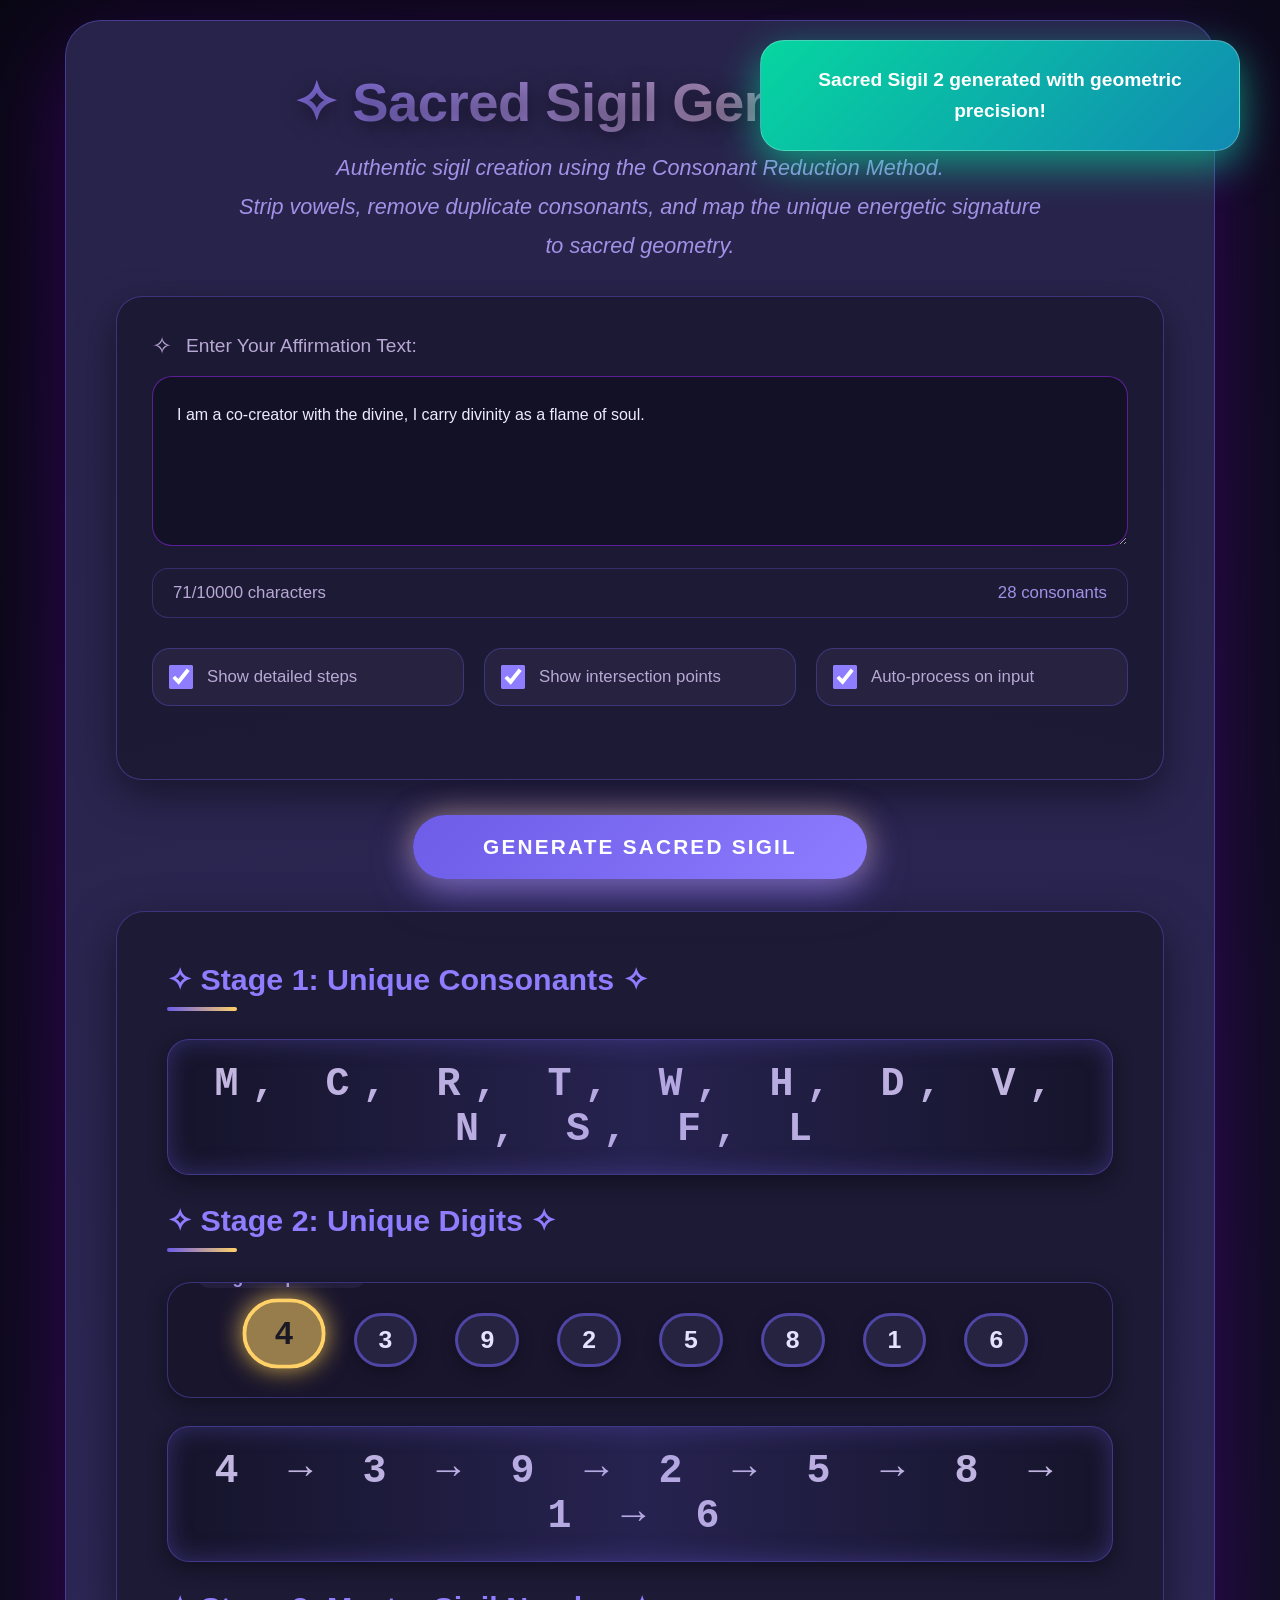
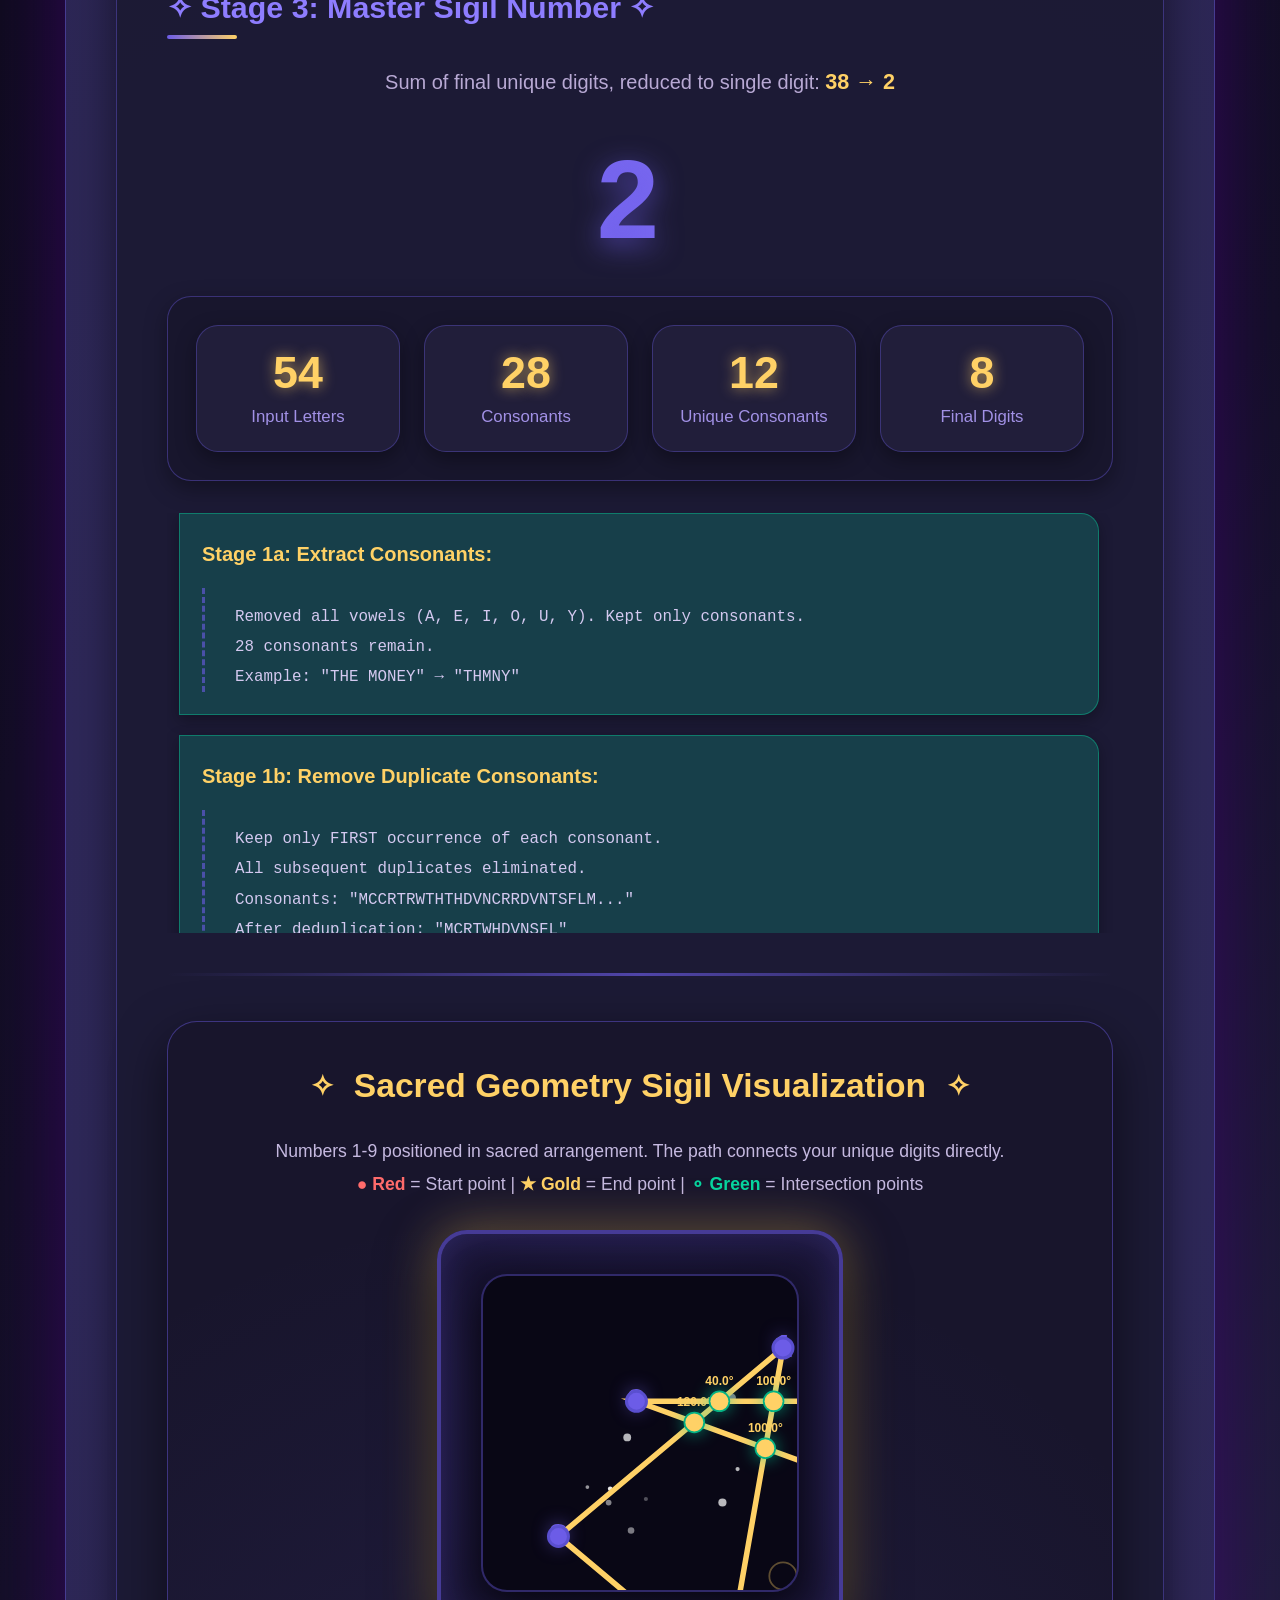
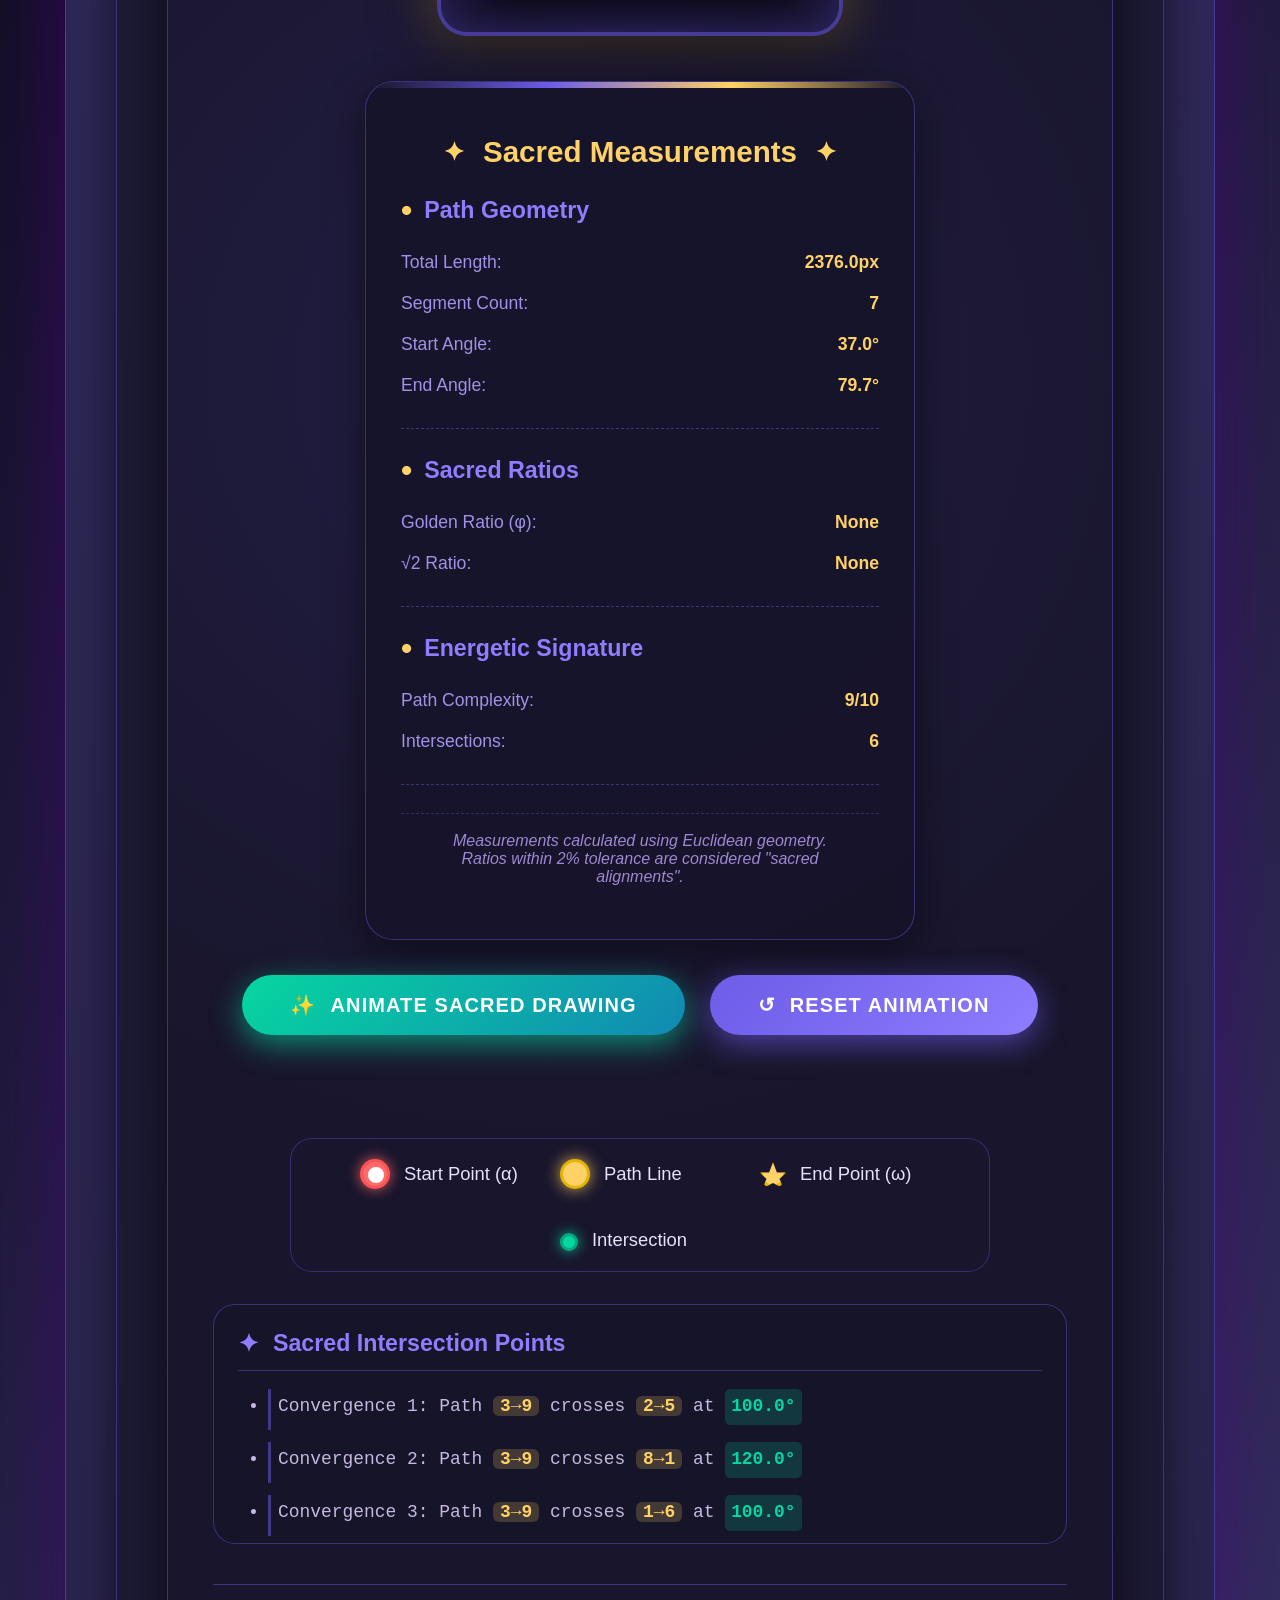
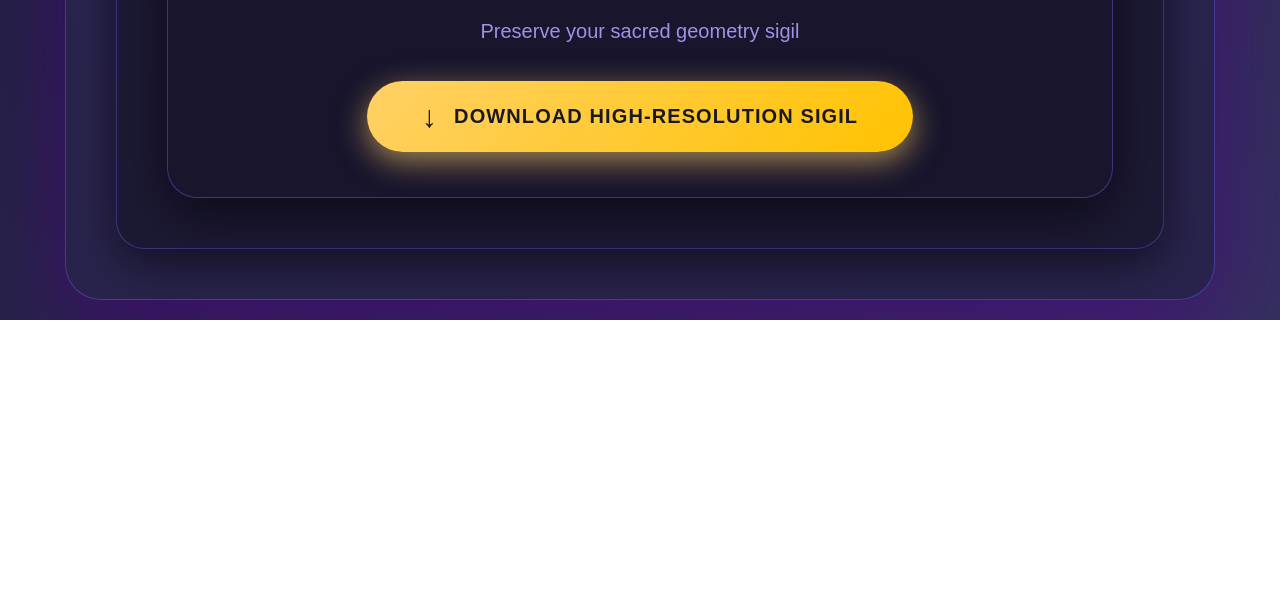
<file: public/index.html>
<!doctype html>
<html lang="en">
  <head>
    <meta charset="UTF-8" />
    <meta name="viewport" content="width=device-width, initial-scale=1.0" />
    <title>Sacred Sigil Generator • Consonant Reduction</title>
    <link rel="stylesheet" href="sigil-num-reducer.css" />
  </head>
  <body>
    <div class="container">
      <div class="content">
        <h1>✧ Sacred Sigil Generator ✧</h1>
        <p class="subtitle">
          Authentic sigil creation using the Consonant Reduction Method.<br />
          Strip vowels, remove duplicate consonants, and map the unique
          energetic signature to sacred geometry.
        </p>

        <div class="input-section">
          <label for="affirmation">Enter Your Affirmation Text:</label>
          <textarea
            id="affirmation"
            placeholder="Type or paste your affirmation here..."
            maxlength="10000"
          >
I am a co-creator with the divine, I carry divinity as a flame of soul.</textarea
          >

          <div class="input-stats">
            <span class="char-count" id="charCount">0/10000 characters</span>
            <span id="consonantCount">0 consonants</span>
          </div>

          <div class="error-message" id="inputError">
            Please enter text containing at least one consonant.
          </div>

          <div class="options">
            <div class="option-group">
              <label>
                <input type="checkbox" id="showSteps" checked />
                Show detailed steps
              </label>
            </div>
            <div class="option-group">
              <label>
                <input type="checkbox" id="showIntersections" checked />
                Show intersection points
              </label>
            </div>
            <div class="option-group">
              <label>
                <input type="checkbox" id="autoProcess" checked />
                Auto-process on input
              </label>
            </div>
          </div>
        </div>

        <div class="btn-container">
          <button id="generate">
            <span id="buttonText">Generate Sacred Sigil</span>
          </button>
        </div>

        <div class="result-section">
          <div class="result-title" id="stage1Title">
            ✧ Stage 1: Unique Consonants ✧
          </div>
          <div class="positions-sequence" id="positionsSequence">-</div>

          <div class="result-title" id="stage2Title">
            ✧ Stage 2: Unique Digits ✧
          </div>
          <div class="sequence-container" id="sequenceContainer">
            <!-- Sequence labels will be inserted here -->
          </div>
          <div class="digits-sequence" id="digitsSequence">-</div>

          <div class="result-title" id="stage3Title">
            ✧ Stage 3: Master Sigil Number ✧
          </div>
          <div class="master-label">
            Sum of final unique digits, reduced to single digit:
            <span id="sumDisplay">-</span>
          </div>
          <div id="result">-</div>

          <div class="stats">
            <div class="stat-card">
              <span class="stat-value" id="letterCount">0</span>
              <div class="stat-label">Input Letters</div>
            </div>
            <div class="stat-card">
              <span class="stat-value" id="processedCount">0</span>
              <div class="stat-label" id="processedLabel">Consonants</div>
            </div>
            <div class="stat-card">
              <span class="stat-value" id="uniqueCount">0</span>
              <div class="stat-label">Unique Consonants</div>
            </div>
            <div class="stat-card">
              <span class="stat-value" id="finalDigits">0</span>
              <div class="stat-label">Final Digits</div>
            </div>
          </div>

          <div class="steps-container" id="stepsContainer"></div>

          <div class="section-divider"></div>

          <div class="visualization-container">
            <div class="visualization-title">
              Sacred Geometry Sigil Visualization
            </div>
            <p class="visualization-description">
              Numbers 1-9 positioned in sacred arrangement. The path connects
              your unique digits directly.<br />
              <span class="legend-start-inline">● Red</span>
              = Start point |
              <span class="legend-end-inline">★ Gold</span>
              = End point |
              <span class="legend-intersection-inline">⚬ Green</span>
              = Intersection points
            </p>

            <div class="sigil-main-container">
              <div class="sigil-canvas-container">
                <canvas id="sigilCanvas" width="600" height="600"></canvas>
                <div class="canvas-overlay" id="canvasOverlay">
                  <div class="overlay-text">Drawing Sacred Path...</div>
                </div>
              </div>

              <div class="measurements-container" id="measurementsContainer">
                <div class="measurements-title">Sacred Measurements</div>

                <div class="measurement-category">
                  <div class="category-title">Path Geometry</div>
                  <div class="measurement-item">
                    <span class="measurement-label">Total Length:</span>
                    <span class="measurement-value" id="pathLength">-</span>
                  </div>
                  <div class="measurement-item">
                    <span class="measurement-label">Segment Count:</span>
                    <span class="measurement-value" id="segmentCount">-</span>
                  </div>
                  <div class="measurement-item">
                    <span class="measurement-label">Start Angle:</span>
                    <span class="measurement-value" id="startAngle">-</span>
                  </div>
                  <div class="measurement-item">
                    <span class="measurement-label">End Angle:</span>
                    <span class="measurement-value" id="endAngle">-</span>
                  </div>
                </div>

                <div class="measurement-category">
                  <div class="category-title">Sacred Ratios</div>
                  <div class="measurement-item">
                    <span class="measurement-label">Golden Ratio (φ):</span>
                    <span class="measurement-value" id="goldenRatio">-</span>
                  </div>
                  <div class="measurement-item">
                    <span class="measurement-label">√2 Ratio:</span>
                    <span class="measurement-value" id="sqrt2Ratio">-</span>
                  </div>
                </div>

                <div class="measurement-category">
                  <div class="category-title">Energetic Signature</div>
                  <div class="measurement-item">
                    <span class="measurement-label">Path Complexity:</span>
                    <span class="measurement-value" id="complexity">-</span>
                  </div>
                  <div class="measurement-item">
                    <span class="measurement-label">Intersections:</span>
                    <span class="measurement-value" id="intersectionCount"
                      >-</span
                    >
                  </div>
                </div>

                <div class="sacred-geometry-note">
                  Measurements calculated using Euclidean geometry.<br />
                  Ratios within 2% tolerance are considered "sacred alignments".
                </div>
              </div>
            </div>

            <div class="animate-btn-container">
              <button class="animate-btn" id="animateBtn">
                <span>✨</span> Animate Sacred Drawing
              </button>
              <button class="animate-btn reset" id="resetBtn">
                <span>↺</span> Reset Animation
              </button>
            </div>

            <div class="animation-status" id="animationStatus">
              Sigil path drawing in sacred geometry progression...
            </div>

            <div class="legend">
              <div class="legend-item">
                <span class="legend-color legend-start"></span>
                <span>Start Point (α)</span>
              </div>
              <div class="legend-item">
                <span class="legend-color legend-path"></span>
                <span>Path Line</span>
              </div>
              <div class="legend-item">
                <span class="legend-color legend-end"></span>
                <span>End Point (ω)</span>
              </div>
              <div class="legend-item">
                <span class="legend-color legend-intersection"></span>
                <span>Intersection</span>
              </div>
            </div>

            <div class="intersection-points" id="intersectionPoints">
              <div class="intersection-title">Sacred Intersection Points</div>
              <ul class="intersection-list" id="intersectionList">
                <li>Animation will reveal energetic convergence points</li>
              </ul>
            </div>

            <div class="download-section">
              <div class="download-preserve-text">
                Preserve your sacred geometry sigil
              </div>
              <button class="download-btn" id="downloadBtn">
                <span class="download-icon">↓</span> Download High-Resolution
                Sigil
              </button>
            </div>
          </div>
        </div>
      </div>
    </div>

    <div class="notification" id="notification"></div>
    <script src="sigil-num-reducer.js"></script>
  </body>
</html>
</file>
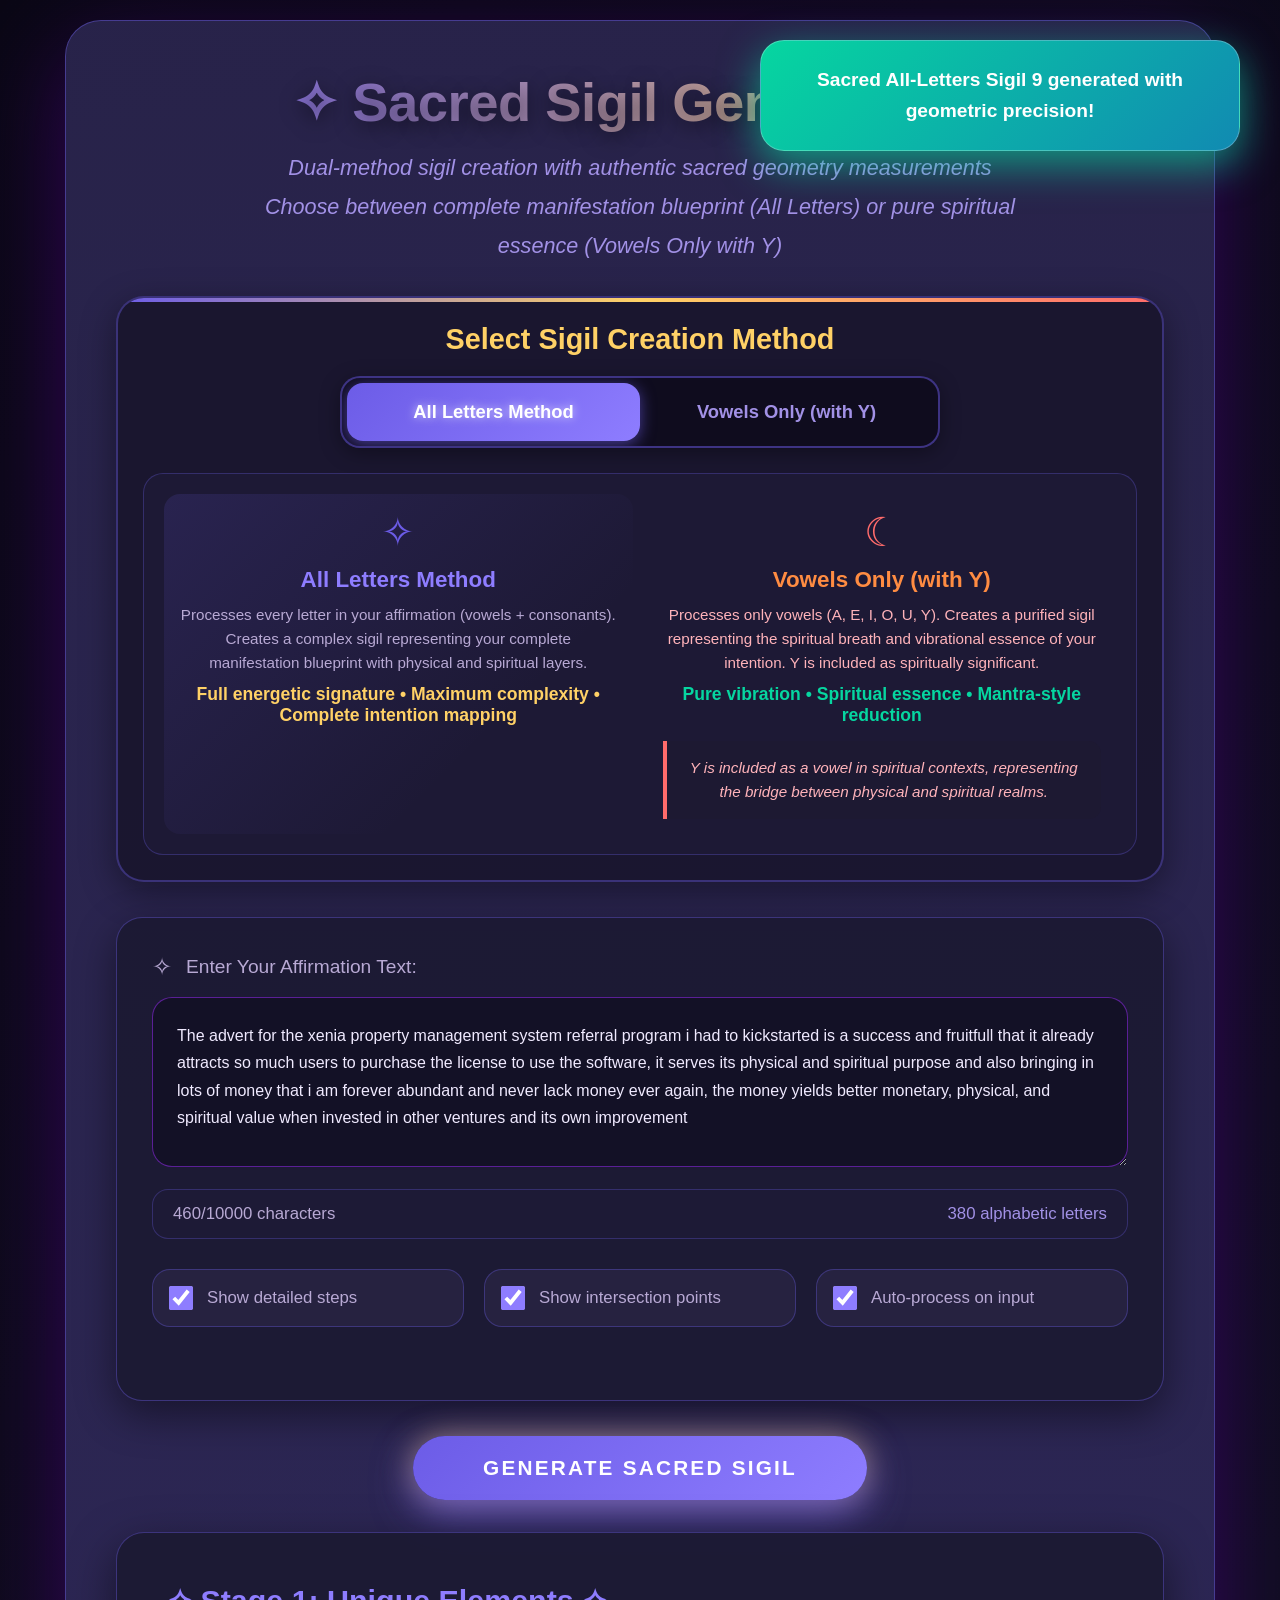
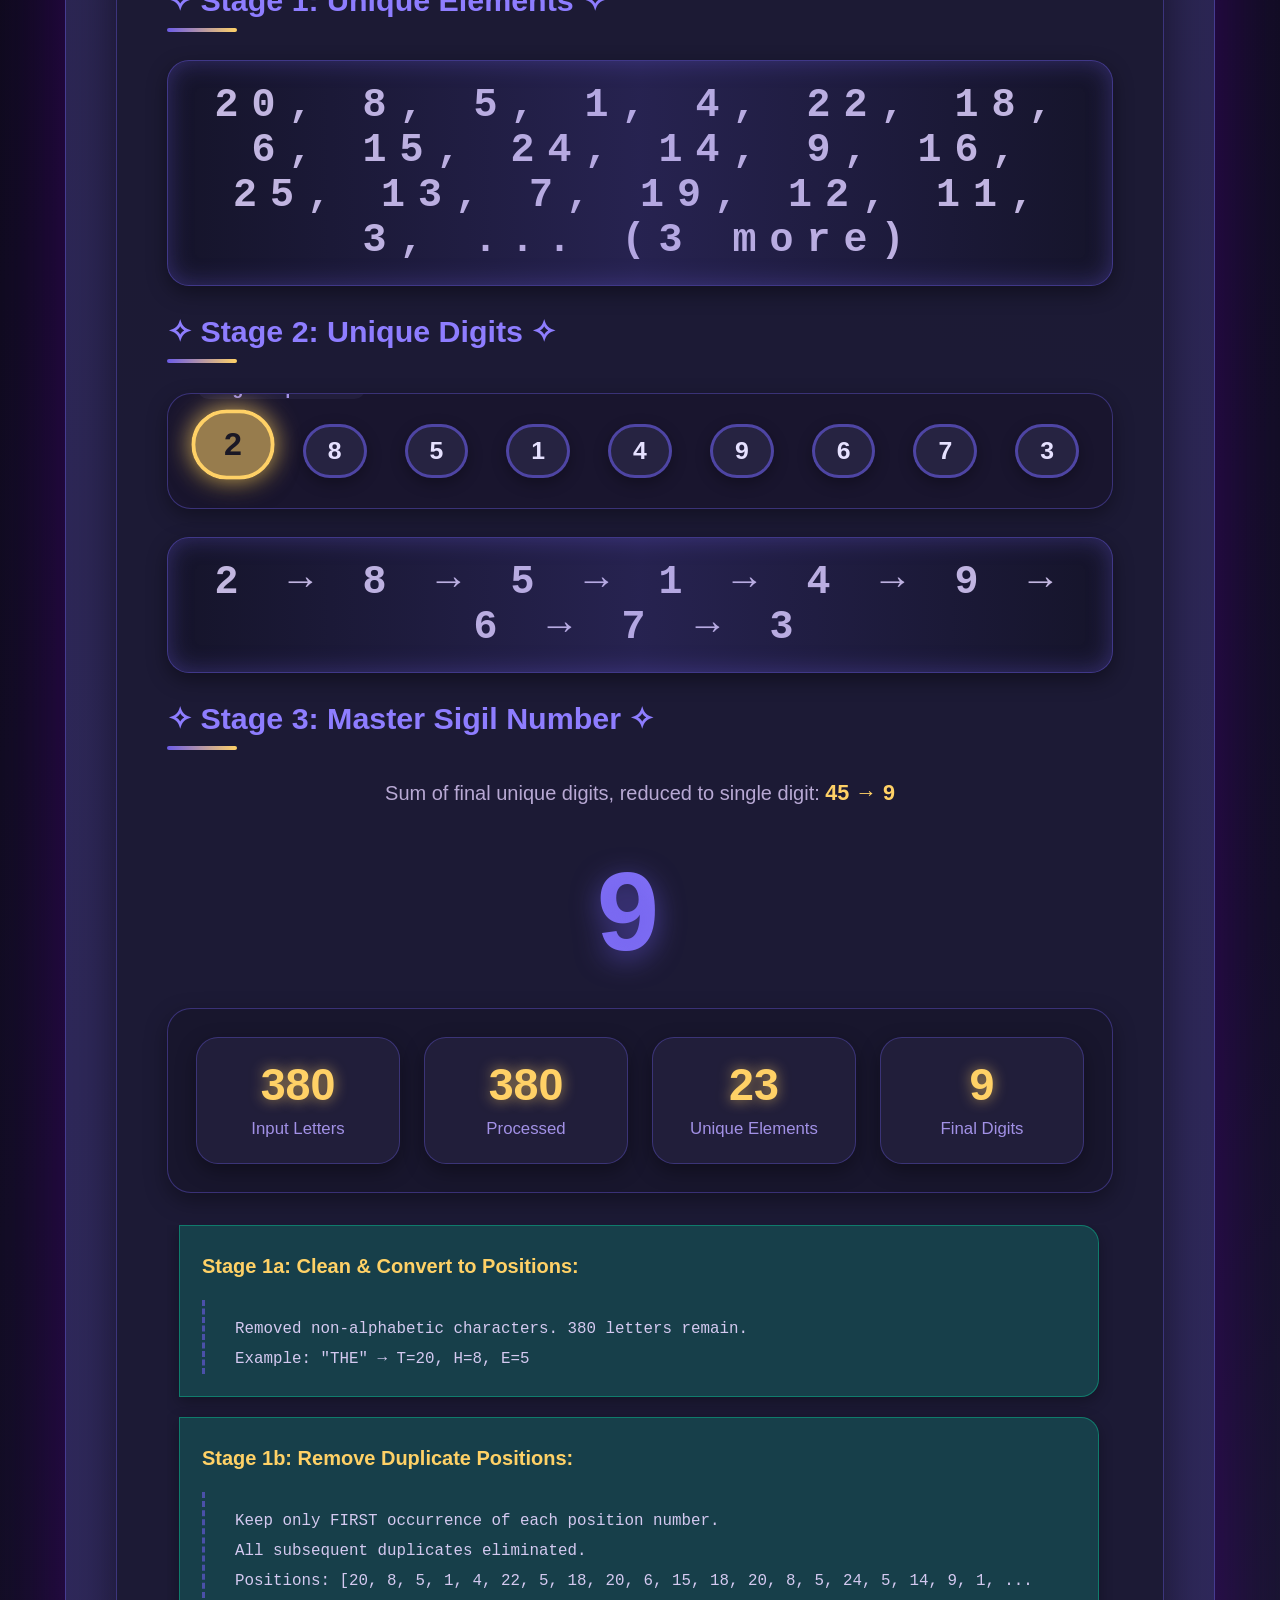
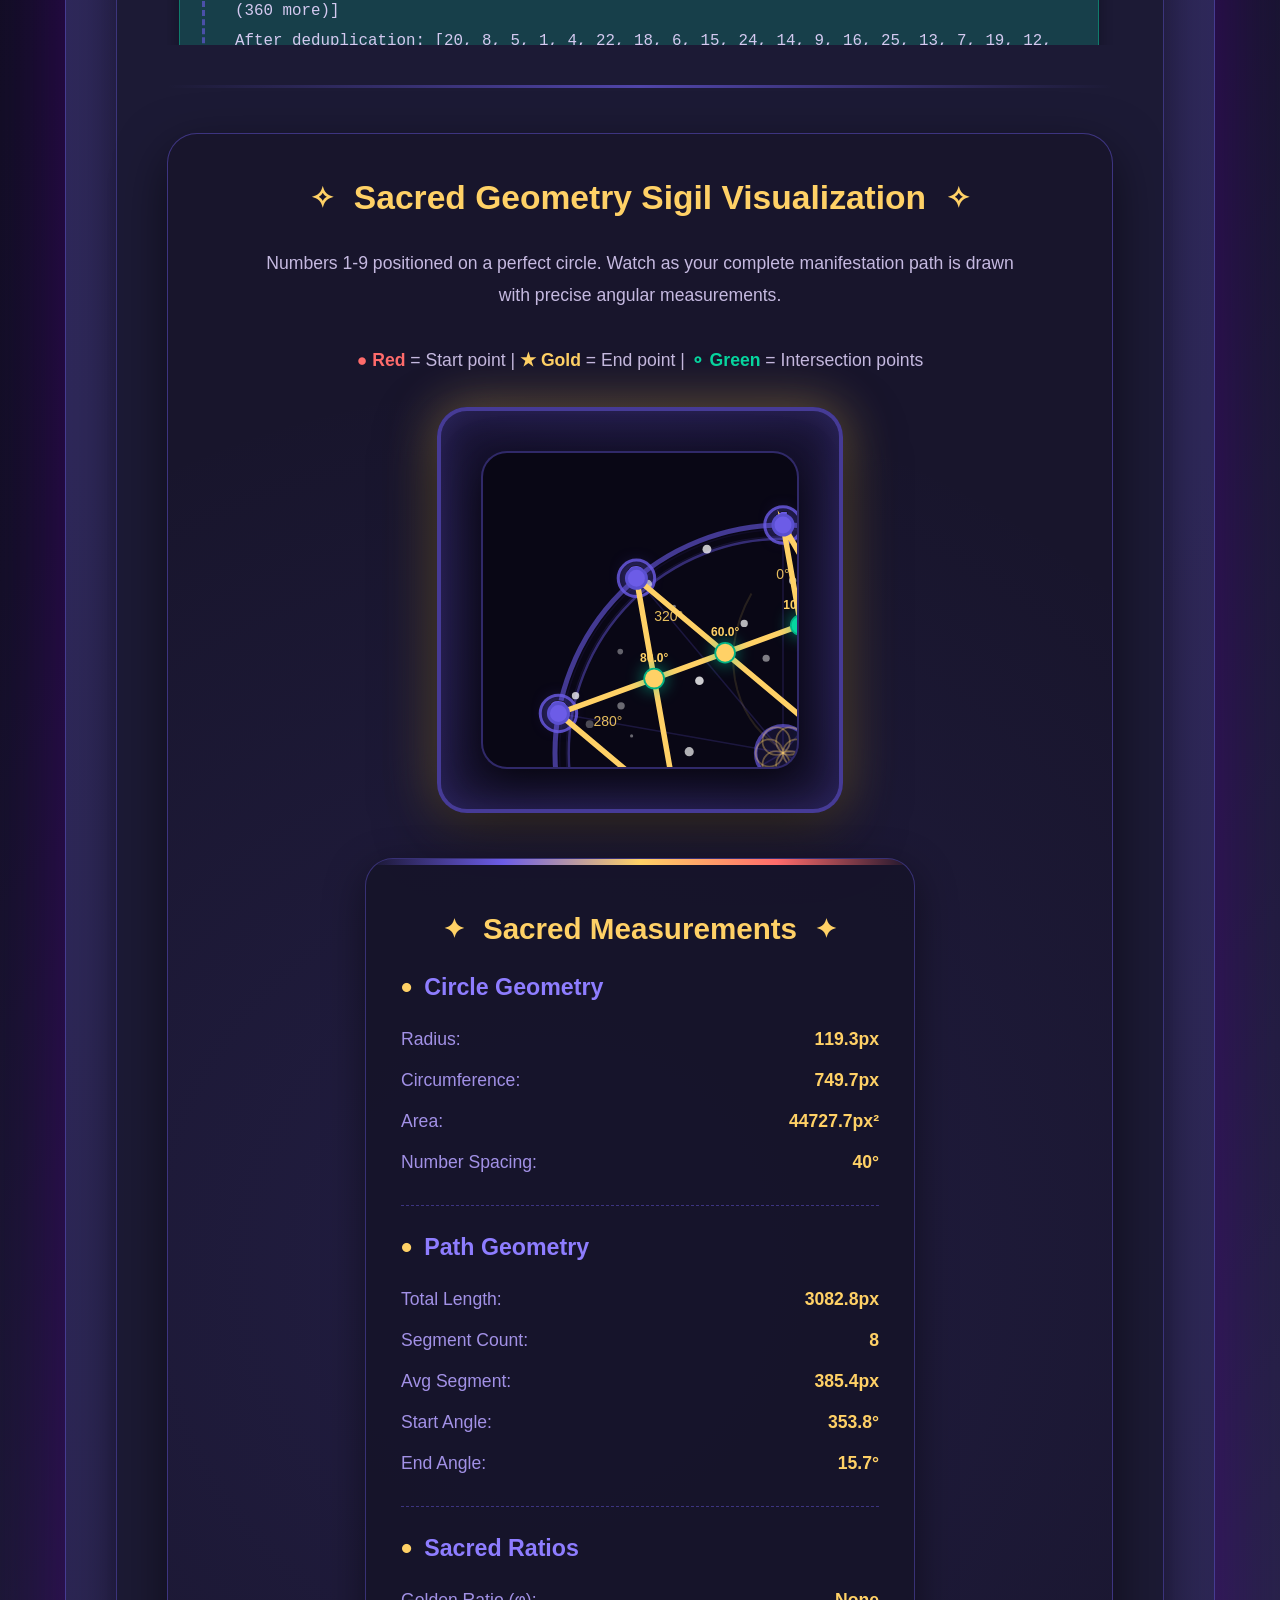
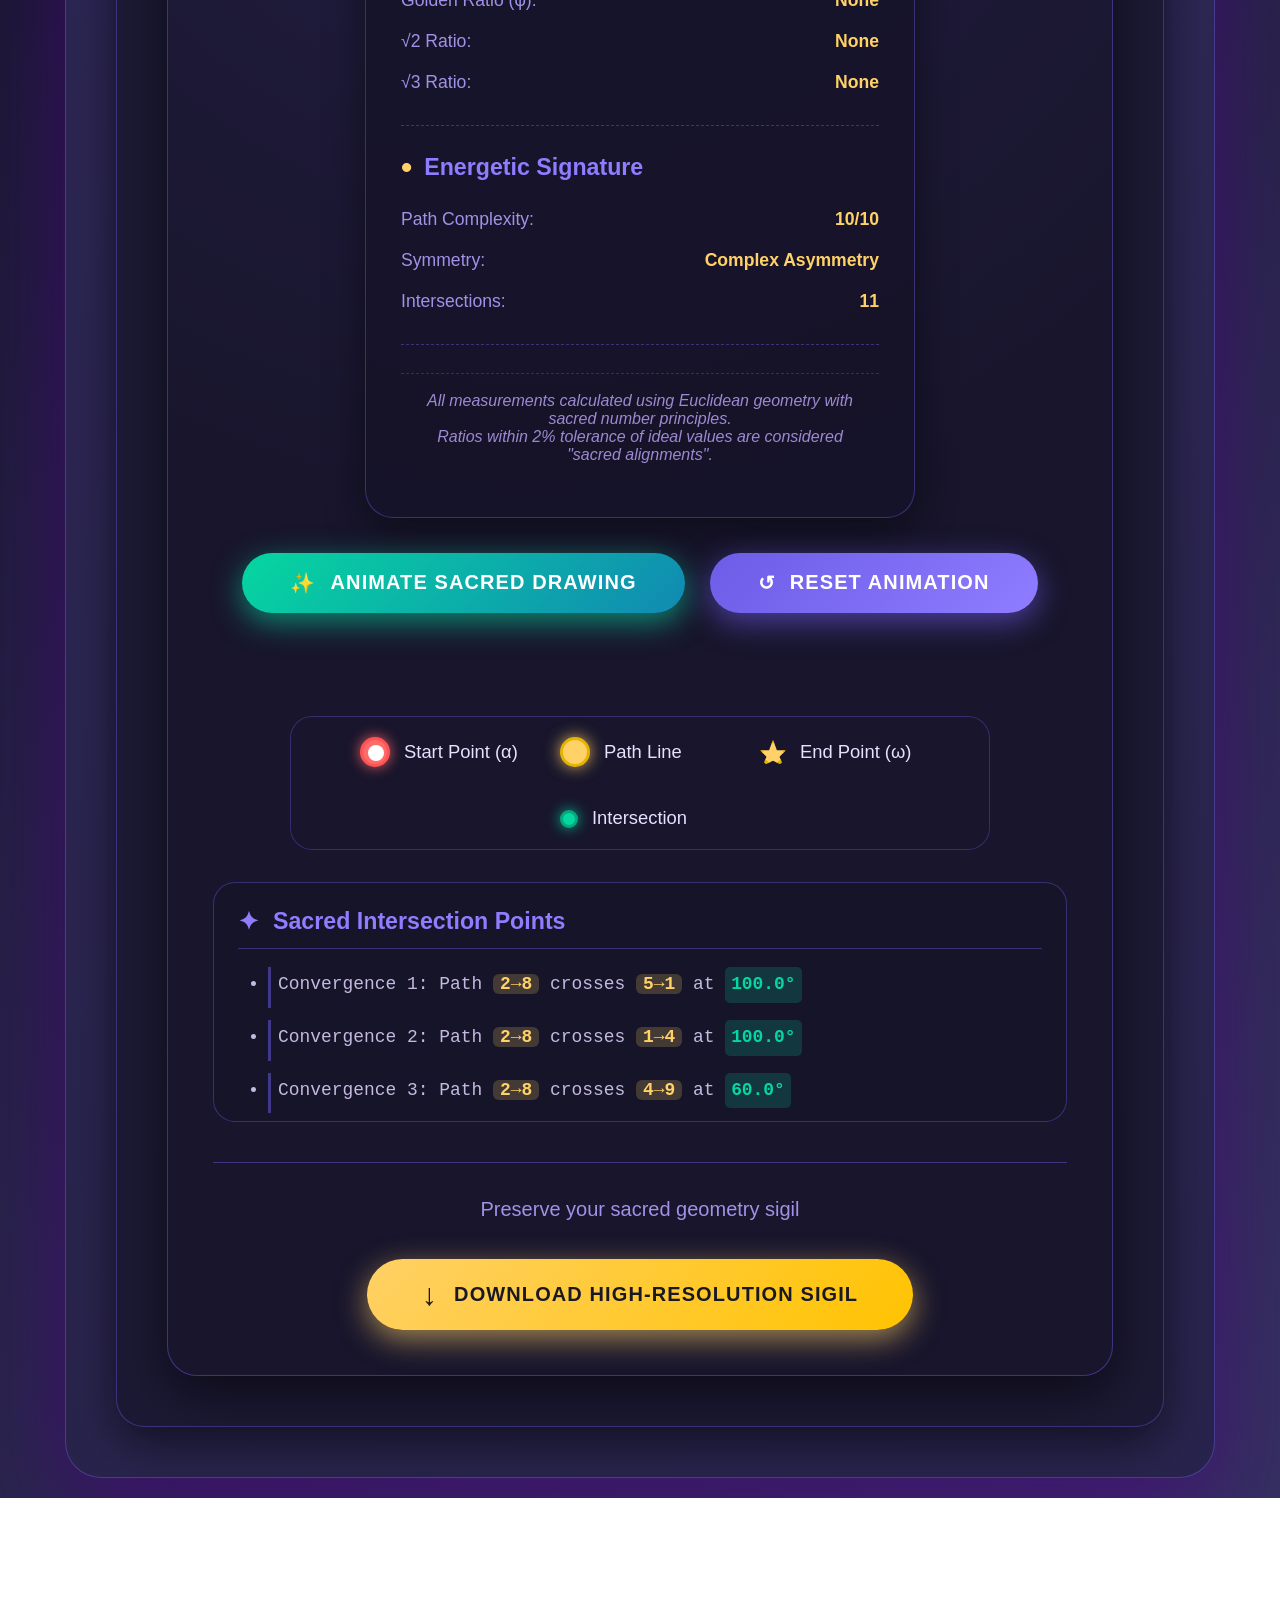
<file: sigil-num-reducer.html>
<!doctype html>
<html lang="en">
  <head>
    <meta charset="UTF-8" />
    <meta name="viewport" content="width=device-width, initial-scale=1.0" />
    <title>Sacred Sigil Generator • All-Letters vs Vowel-Only (with Y)</title>
    <link rel="stylesheet" href="/sigil-num-reducer.css" />
  </head>
  <body>
    <div class="container">
      <div class="content">
        <h1>✧ Sacred Sigil Generator ✧</h1>
        <p class="subtitle">
          Dual-method sigil creation with authentic sacred geometry
          measurements<br />Choose between complete manifestation blueprint (All
          Letters) or pure spiritual essence (Vowels Only with Y)
        </p>

        <div class="method-selector-container">
          <div class="method-title">Select Sigil Creation Method</div>

          <div class="method-switch">
            <div class="method-option active" id="allLettersOption">
              All Letters Method
            </div>
            <div class="method-option" id="vowelOnlyOption">
              Vowels Only (with Y)
            </div>
            <div class="switch-slider"></div>
          </div>

          <div class="method-description">
            <div class="method-desc-item all-letters active">
              <span class="method-icon">✧</span>
              <span class="method-name">All Letters Method</span>
              <span class="method-desc"
                >Processes every letter in your affirmation (vowels +
                consonants). Creates a complex sigil representing your complete
                manifestation blueprint with physical and spiritual
                layers.</span
              >
              <span class="method-highlight"
                >Full energetic signature • Maximum complexity • Complete
                intention mapping</span
              >
            </div>
            <div class="method-desc-item vowel-only">
              <span class="method-icon">☾</span>
              <span class="method-name">Vowels Only (with Y)</span>
              <span class="method-desc"
                >Processes only vowels (A, E, I, O, U, Y). Creates a purified
                sigil representing the spiritual breath and vibrational essence
                of your intention. Y is included as spiritually
                significant.</span
              >
              <span class="method-highlight"
                >Pure vibration • Spiritual essence • Mantra-style
                reduction</span
              >
              <div class="spiritual-note">
                Y is included as a vowel in spiritual contexts, representing the
                bridge between physical and spiritual realms.
              </div>
            </div>
          </div>
        </div>

        <div class="input-section">
          <label for="affirmation">Enter Your Affirmation Text:</label>
          <textarea
            id="affirmation"
            placeholder="Type or paste your affirmation here..."
            maxlength="10000"
          >
The advert for the xenia property management system referral program i had to kickstarted is a success and fruitfull that it already attracts so much users to purchase the license to use the software, it serves its physical and spiritual purpose and also bringing in lots of money that i am forever abundant and never lack money ever again, the money yields better monetary, physical, and spiritual value when invested in other ventures and its own improvement</textarea
          >

          <div class="input-stats">
            <span class="char-count" id="charCount">0/10000 characters</span>
            <span id="alphaCount">0 alphabetic letters</span>
            <span id="vowelCount" style="display: none">0 vowels (with Y)</span>
          </div>

          <div class="error-message" id="inputError">
            Please enter text containing at least one letter (A-Z).
          </div>

          <div class="options">
            <div class="option-group">
              <label>
                <input type="checkbox" id="showSteps" checked />
                Show detailed steps
              </label>
            </div>
            <div class="option-group">
              <label>
                <input type="checkbox" id="showIntersections" checked />
                Show intersection points
              </label>
            </div>
            <div class="option-group">
              <label>
                <input type="checkbox" id="autoProcess" checked />
                Auto-process on input
              </label>
            </div>
          </div>
        </div>

        <div class="btn-container">
          <button id="generate">
            <span id="buttonText">Generate Sacred Sigil</span>
          </button>
        </div>

        <div class="result-section">
          <div class="result-title" id="stage1Title">
            ✧ Stage 1: Unique Elements ✧
          </div>
          <div class="positions-sequence" id="positionsSequence">-</div>

          <div class="result-title" id="stage2Title">
            ✧ Stage 2: Unique Digits ✧
          </div>
          <div class="sequence-container" id="sequenceContainer">
            <!-- Sequence labels will be inserted here -->
          </div>
          <div class="digits-sequence" id="digitsSequence">-</div>

          <div class="result-title" id="stage3Title">
            ✧ Stage 3: Master Sigil Number ✧
          </div>
          <div class="master-label">
            Sum of final unique digits, reduced to single digit:
            <span id="sumDisplay">-</span>
          </div>
          <div id="result">-</div>

          <div class="stats">
            <div class="stat-card">
              <span class="stat-value" id="letterCount">0</span>
              <div class="stat-label">Input Letters</div>
            </div>
            <div class="stat-card">
              <span class="stat-value" id="processedCount">0</span>
              <div class="stat-label" id="processedLabel">Processed</div>
            </div>
            <div class="stat-card">
              <span class="stat-value" id="uniqueCount">0</span>
              <div class="stat-label">Unique Elements</div>
            </div>
            <div class="stat-card">
              <span class="stat-value" id="finalDigits">0</span>
              <div class="stat-label">Final Digits</div>
            </div>
          </div>

          <div class="steps-container" id="stepsContainer"></div>

          <div class="section-divider"></div>

          <div class="visualization-container">
            <div class="visualization-title">
              Sacred Geometry Sigil Visualization
            </div>
            <p class="visualization-description">
              <span class="all-letters-method"
                >Numbers 1-9 positioned on a perfect circle. Watch as your
                complete manifestation path is drawn with precise angular
                measurements.</span
              >
              <span class="vowel-only-method" style="display: none"
                >Numbers 1-9 positioned on a perfect circle. Watch as your
                spiritual essence path is drawn with precise vibrational
                measurements.</span
              ><br />
              <span class="legend-start-inline">● Red</span>
              = Start point |
              <span class="legend-end-inline">★ Gold</span>
              = End point |
              <span class="legend-intersection-inline">⚬ Green</span>
              = Intersection points
            </p>

            <div class="sigil-main-container">
              <div class="sigil-canvas-container">
                <canvas id="sigilCanvas" width="600" height="600"></canvas>
                <div class="canvas-overlay" id="canvasOverlay">
                  <div class="overlay-text">Drawing Sacred Path...</div>
                </div>
              </div>

              <div class="measurements-container" id="measurementsContainer">
                <div class="measurements-title">Sacred Measurements</div>

                <div class="measurement-category">
                  <div class="category-title">Circle Geometry</div>
                  <div class="measurement-item">
                    <span class="measurement-label">Radius:</span>
                    <span class="measurement-value" id="circleRadius">-</span>
                  </div>
                  <div class="measurement-item">
                    <span class="measurement-label">Circumference:</span>
                    <span class="measurement-value" id="circleCircumference"
                      >-</span
                    >
                  </div>
                  <div class="measurement-item">
                    <span class="measurement-label">Area:</span>
                    <span class="measurement-value" id="circleArea">-</span>
                  </div>
                  <div class="measurement-item">
                    <span class="measurement-label">Number Spacing:</span>
                    <span class="measurement-value" id="numberSpacing"
                      >40°</span
                    >
                  </div>
                </div>

                <div class="measurement-category">
                  <div class="category-title">Path Geometry</div>
                  <div class="measurement-item">
                    <span class="measurement-label">Total Length:</span>
                    <span class="measurement-value" id="pathLength">-</span>
                  </div>
                  <div class="measurement-item">
                    <span class="measurement-label">Segment Count:</span>
                    <span class="measurement-value" id="segmentCount">-</span>
                  </div>
                  <div class="measurement-item">
                    <span class="measurement-label">Avg Segment:</span>
                    <span class="measurement-value" id="avgSegment">-</span>
                  </div>
                  <div class="measurement-item">
                    <span class="measurement-label">Start Angle:</span>
                    <span class="measurement-value" id="startAngle">-</span>
                  </div>
                  <div class="measurement-item">
                    <span class="measurement-label">End Angle:</span>
                    <span class="measurement-value" id="endAngle">-</span>
                  </div>
                </div>

                <div class="measurement-category">
                  <div class="category-title">Sacred Ratios</div>
                  <div class="measurement-item">
                    <span class="measurement-label">Golden Ratio (φ):</span>
                    <span class="measurement-value" id="goldenRatio">-</span>
                  </div>
                  <div class="measurement-item">
                    <span class="measurement-label">√2 Ratio:</span>
                    <span class="measurement-value" id="sqrt2Ratio">-</span>
                  </div>
                  <div class="measurement-item">
                    <span class="measurement-label">√3 Ratio:</span>
                    <span class="measurement-value" id="sqrt3Ratio">-</span>
                  </div>
                </div>

                <div class="measurement-category">
                  <div class="category-title">Energetic Signature</div>
                  <div class="measurement-item">
                    <span class="measurement-label">Path Complexity:</span>
                    <span class="measurement-value" id="complexity">-</span>
                  </div>
                  <div class="measurement-item">
                    <span class="measurement-label">Symmetry:</span>
                    <span class="measurement-value" id="symmetry">-</span>
                  </div>
                  <div class="measurement-item">
                    <span class="measurement-label">Intersections:</span>
                    <span class="measurement-value" id="intersectionCount"
                      >-</span
                    >
                  </div>
                </div>

                <div class="sacred-geometry-note">
                  All measurements calculated using Euclidean geometry with
                  sacred number principles.<br />
                  Ratios within 2% tolerance of ideal values are considered
                  "sacred alignments".
                </div>
              </div>
            </div>

            <div class="animate-btn-container">
              <button class="animate-btn" id="animateBtn">
                <span>✨</span> Animate Sacred Drawing
              </button>
              <button class="animate-btn reset" id="resetBtn">
                <span>↺</span> Reset Animation
              </button>
            </div>

            <div class="animation-status" id="animationStatus">
              Sigil path drawing in sacred geometry progression...
            </div>

            <div class="legend">
              <div class="legend-item">
                <span class="legend-color legend-start"></span>
                <span>Start Point (α)</span>
              </div>
              <div class="legend-item">
                <span class="legend-color legend-path"></span>
                <span>Path Line</span>
              </div>
              <div class="legend-item">
                <span class="legend-color legend-end"></span>
                <span>End Point (ω)</span>
              </div>
              <div class="legend-item">
                <span class="legend-color legend-intersection"></span>
                <span>Intersection</span>
              </div>
            </div>

            <div class="intersection-points" id="intersectionPoints">
              <div class="intersection-title">Sacred Intersection Points</div>
              <ul class="intersection-list" id="intersectionList">
                <li>Animation will reveal energetic convergence points</li>
              </ul>
            </div>

            <div class="download-section">
              <div class="download-preserve-text">
                Preserve your sacred geometry sigil
              </div>
              <button class="download-btn" id="downloadBtn">
                <span class="download-icon">↓</span> Download High-Resolution
                Sigil
              </button>
            </div>
          </div>
        </div>
      </div>
    </div>

    <div class="notification" id="notification"></div>
    <script src="/sigil-num-reducer.js"></script>
  </body>
</html>
</file>
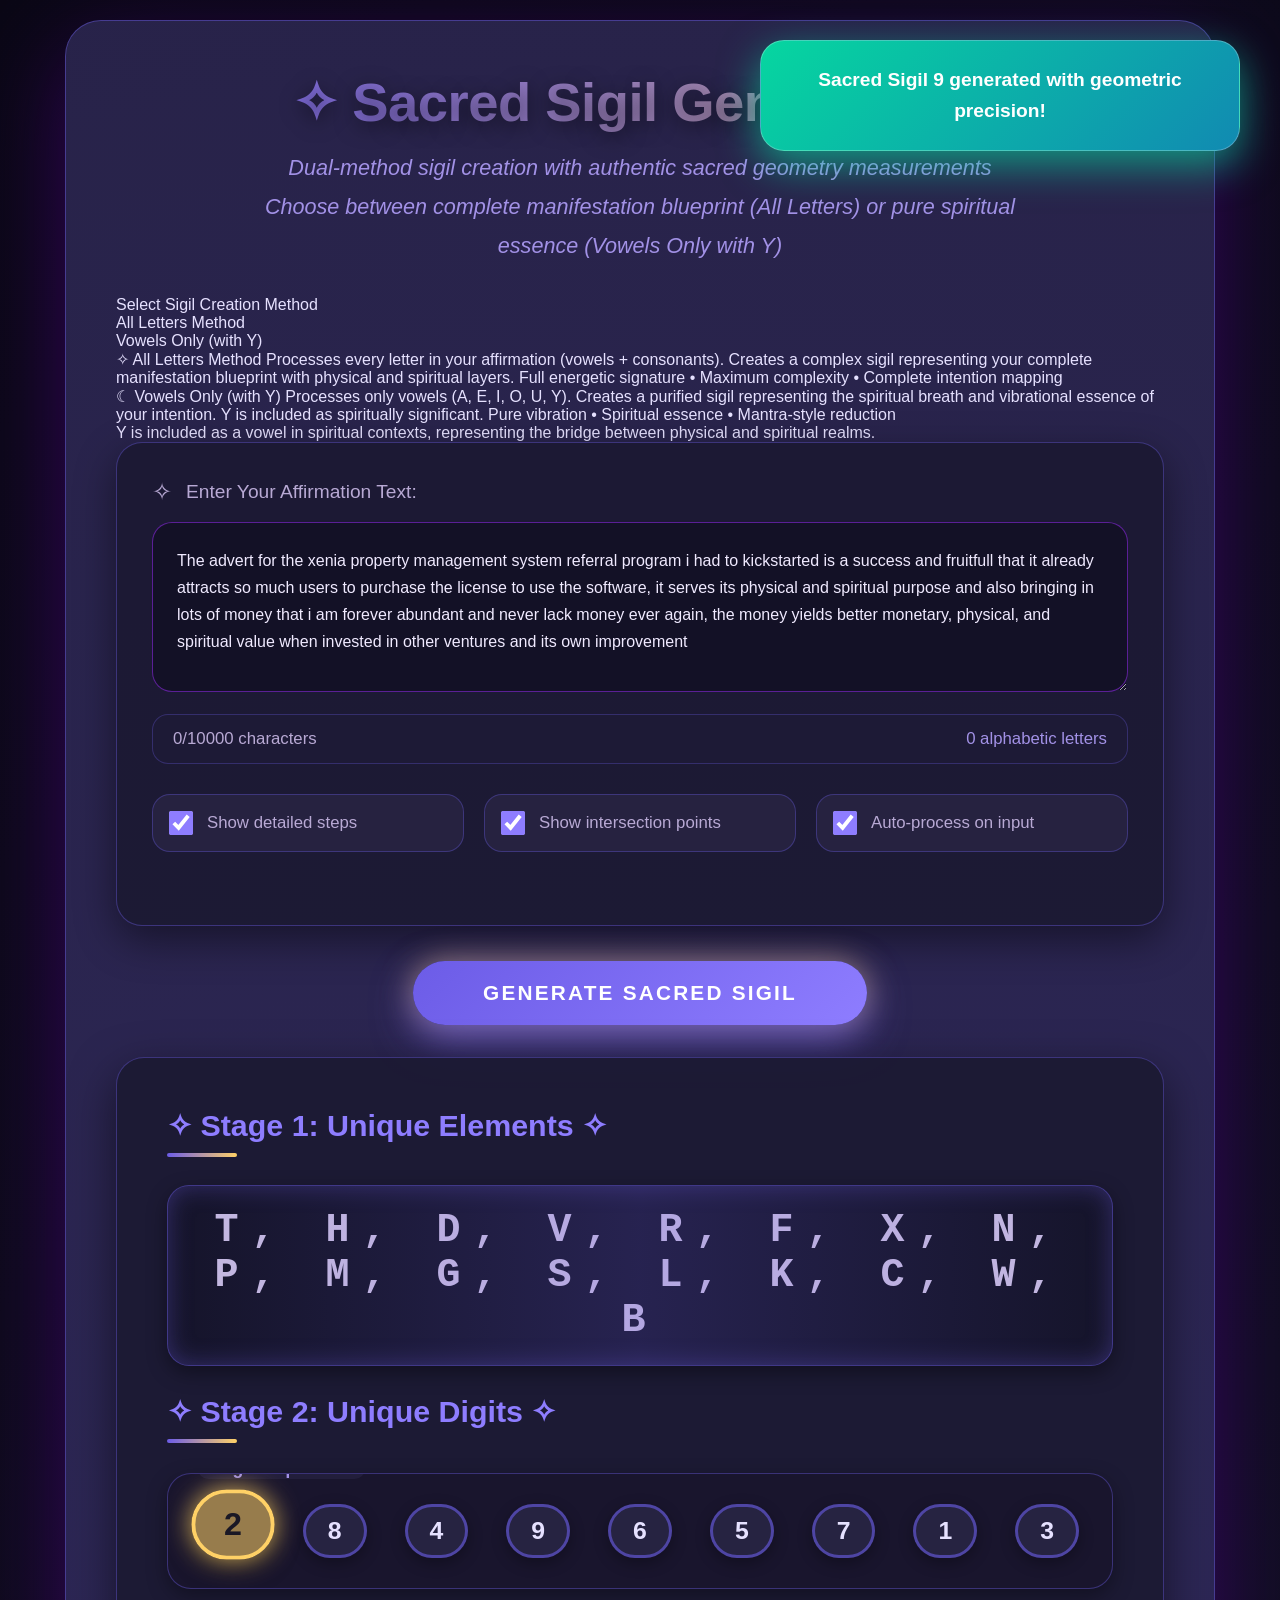
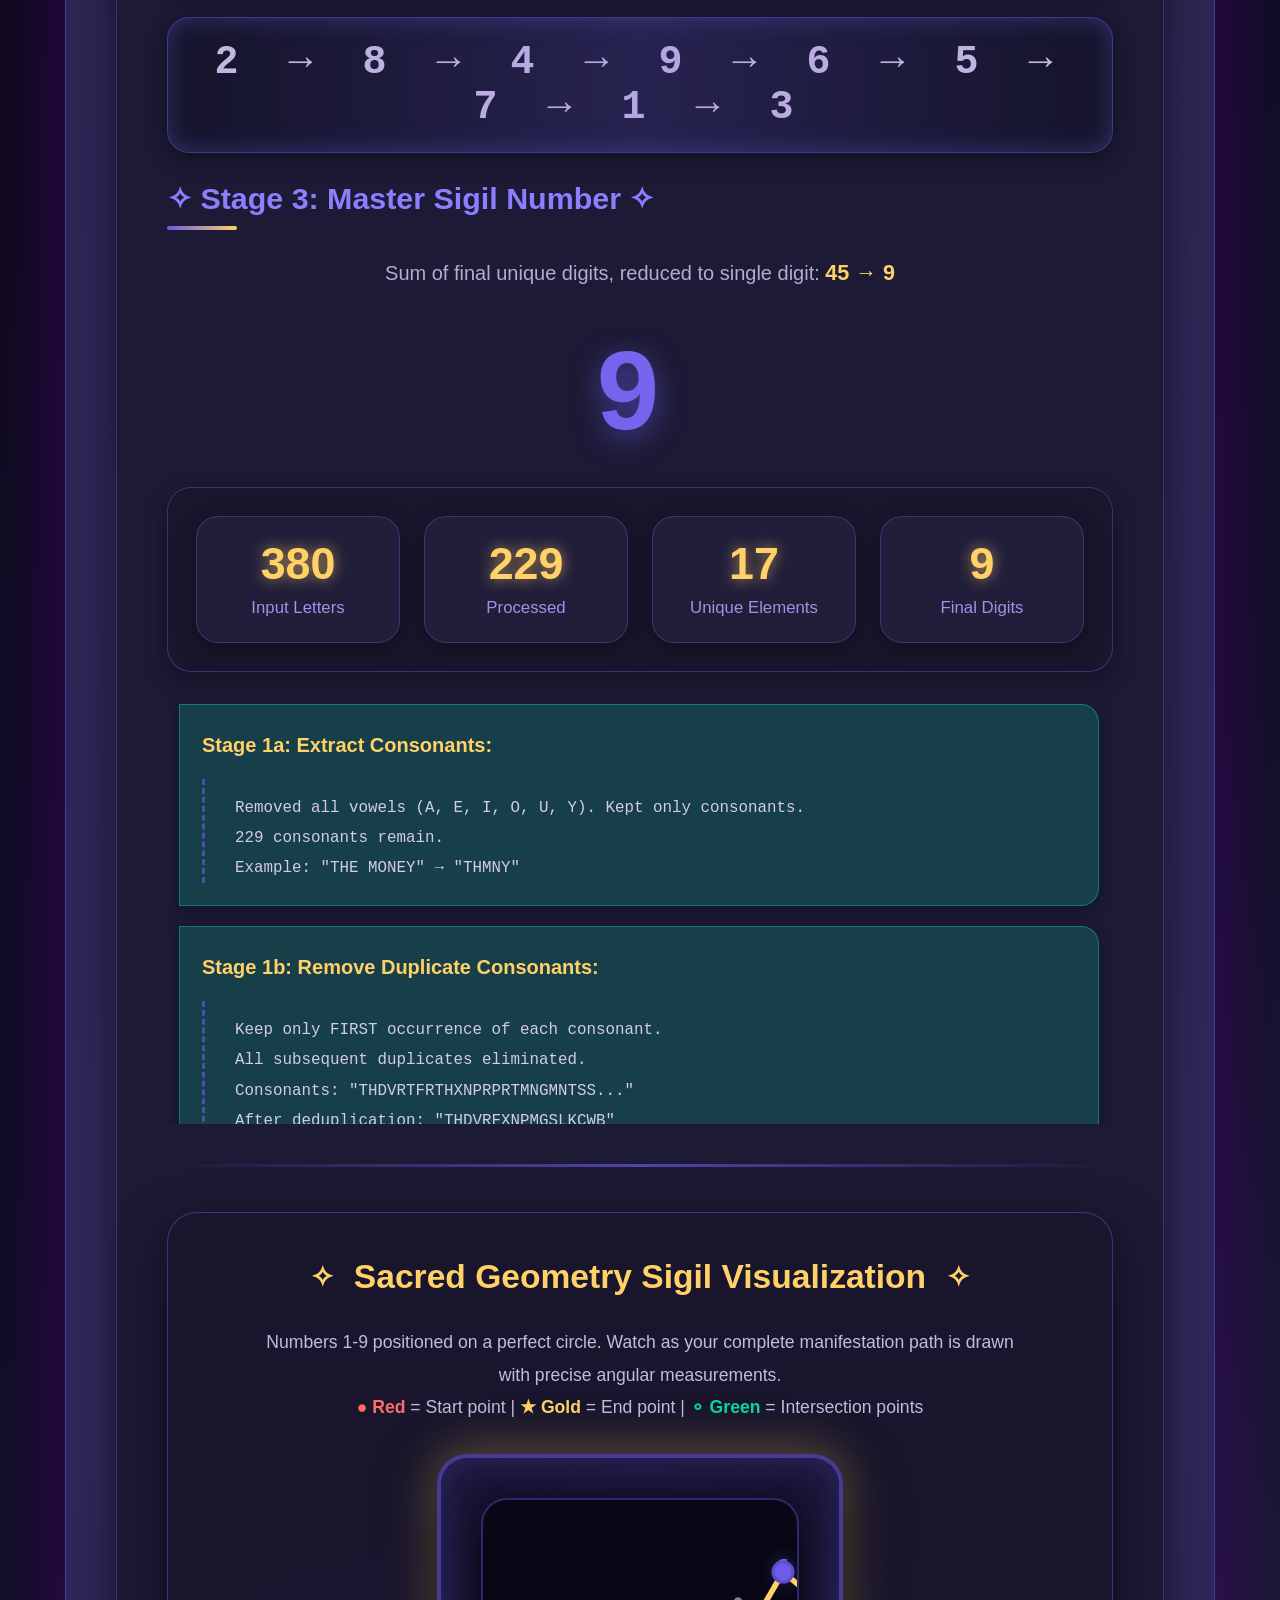
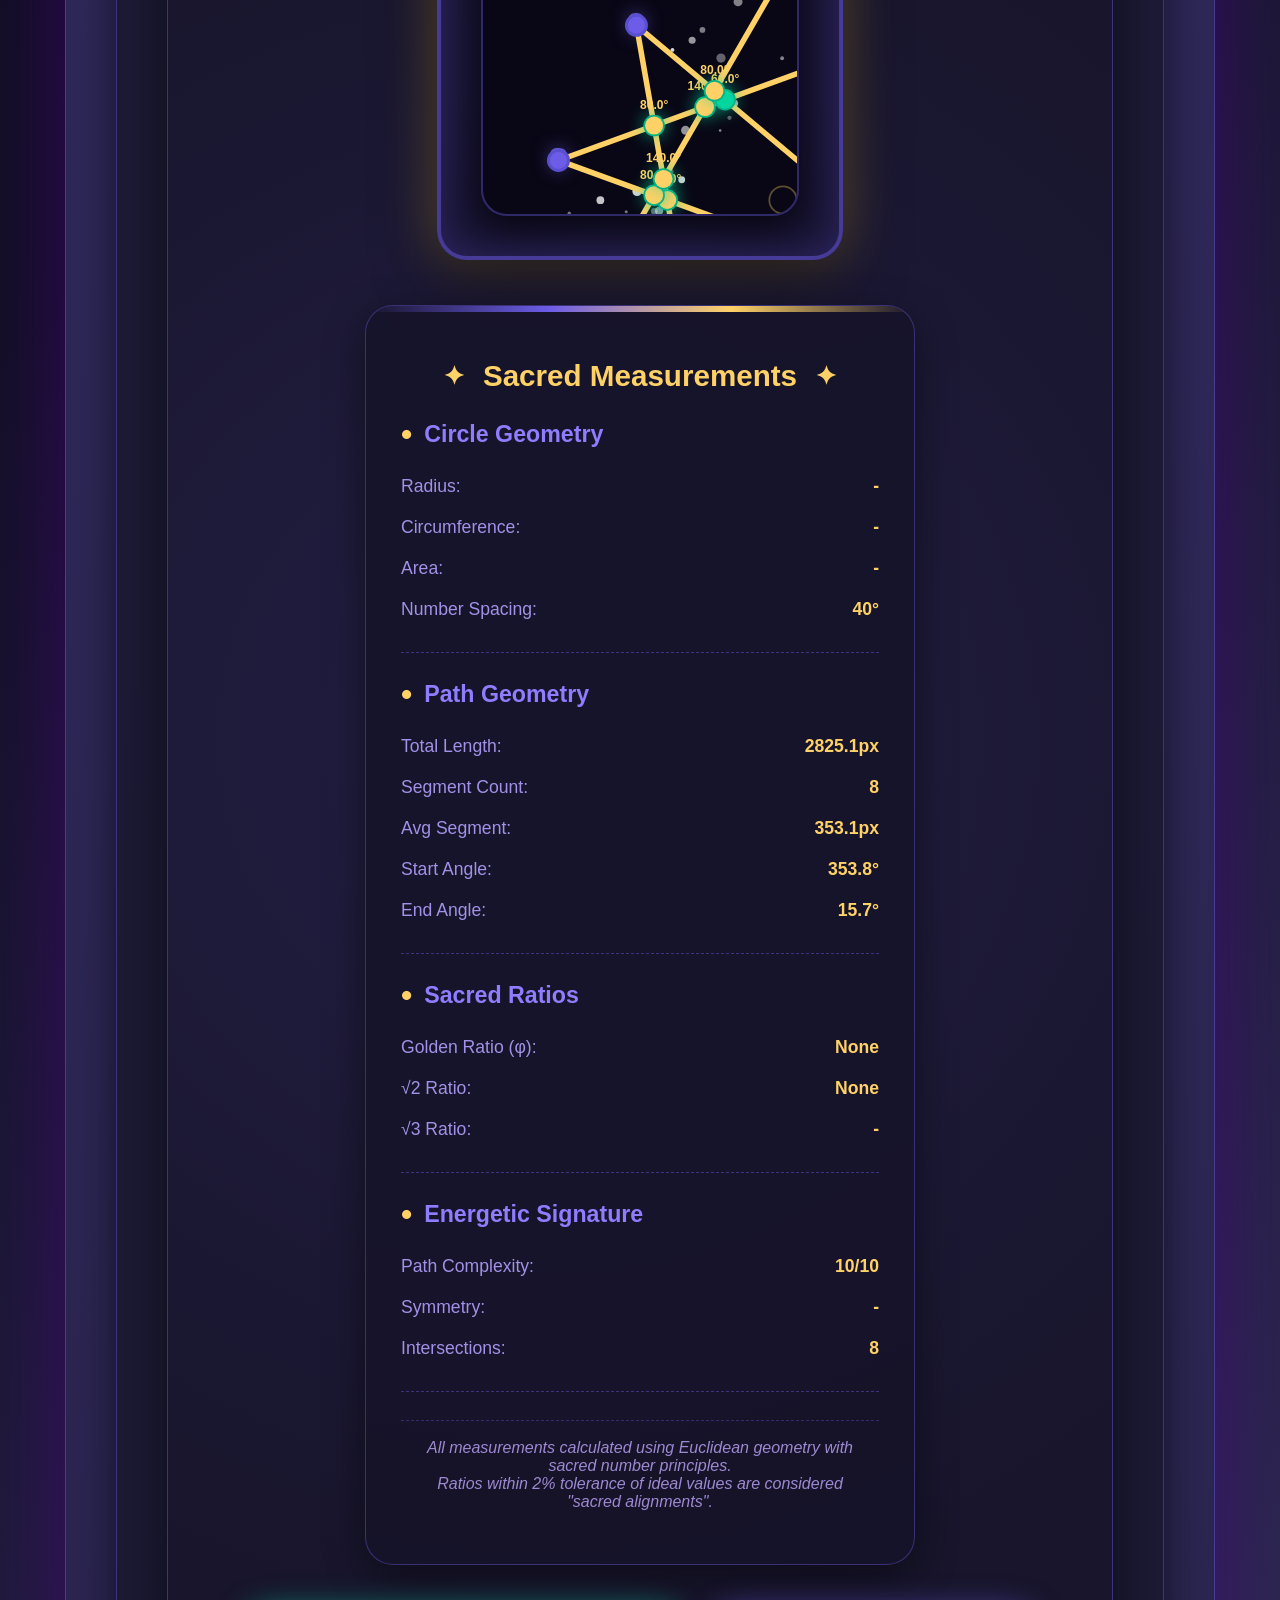
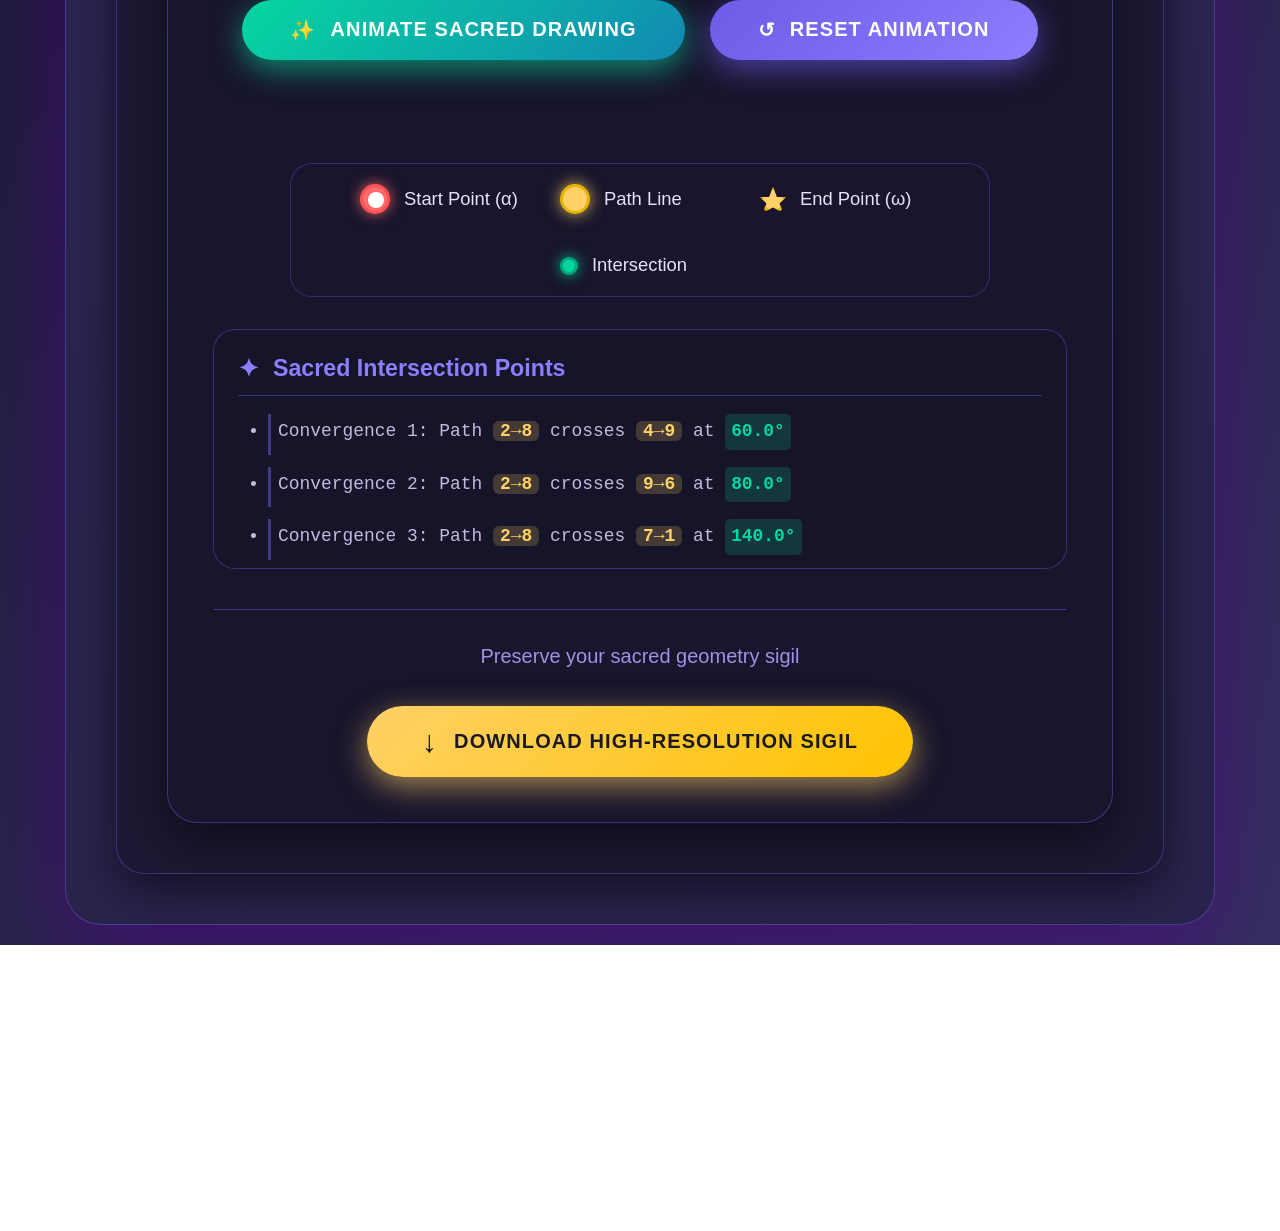
<file: public/sigil-num-reducer.html>
<!doctype html>
<html lang="en">
  <head>
    <meta charset="UTF-8" />
    <meta name="viewport" content="width=device-width, initial-scale=1.0" />
    <title>Sacred Sigil Generator • All-Letters vs Vowel-Only (with Y)</title>
    <link rel="stylesheet" href="sigil-num-reducer.css" />
  </head>
  <body>
    <div class="container">
      <div class="content">
        <h1>✧ Sacred Sigil Generator ✧</h1>
        <p class="subtitle">
          Dual-method sigil creation with authentic sacred geometry
          measurements<br />Choose between complete manifestation blueprint (All
          Letters) or pure spiritual essence (Vowels Only with Y)
        </p>

        <div class="method-selector-container">
          <div class="method-title">Select Sigil Creation Method</div>

          <div class="method-switch">
            <div class="method-option active" id="allLettersOption">
              All Letters Method
            </div>
            <div class="method-option" id="vowelOnlyOption">
              Vowels Only (with Y)
            </div>
            <div class="switch-slider"></div>
          </div>

          <div class="method-description">
            <div class="method-desc-item all-letters active">
              <span class="method-icon">✧</span>
              <span class="method-name">All Letters Method</span>
              <span class="method-desc"
                >Processes every letter in your affirmation (vowels +
                consonants). Creates a complex sigil representing your complete
                manifestation blueprint with physical and spiritual
                layers.</span
              >
              <span class="method-highlight"
                >Full energetic signature • Maximum complexity • Complete
                intention mapping</span
              >
            </div>
            <div class="method-desc-item vowel-only">
              <span class="method-icon">☾</span>
              <span class="method-name">Vowels Only (with Y)</span>
              <span class="method-desc"
                >Processes only vowels (A, E, I, O, U, Y). Creates a purified
                sigil representing the spiritual breath and vibrational essence
                of your intention. Y is included as spiritually
                significant.</span
              >
              <span class="method-highlight"
                >Pure vibration • Spiritual essence • Mantra-style
                reduction</span
              >
              <div class="spiritual-note">
                Y is included as a vowel in spiritual contexts, representing the
                bridge between physical and spiritual realms.
              </div>
            </div>
          </div>
        </div>

        <div class="input-section">
          <label for="affirmation">Enter Your Affirmation Text:</label>
          <textarea
            id="affirmation"
            placeholder="Type or paste your affirmation here..."
            maxlength="10000"
          >
The advert for the xenia property management system referral program i had to kickstarted is a success and fruitfull that it already attracts so much users to purchase the license to use the software, it serves its physical and spiritual purpose and also bringing in lots of money that i am forever abundant and never lack money ever again, the money yields better monetary, physical, and spiritual value when invested in other ventures and its own improvement</textarea
          >

          <div class="input-stats">
            <span class="char-count" id="charCount">0/10000 characters</span>
            <span id="alphaCount">0 alphabetic letters</span>
            <span id="vowelCount" style="display: none">0 vowels (with Y)</span>
          </div>

          <div class="error-message" id="inputError">
            Please enter text containing at least one letter (A-Z).
          </div>

          <div class="options">
            <div class="option-group">
              <label>
                <input type="checkbox" id="showSteps" checked />
                Show detailed steps
              </label>
            </div>
            <div class="option-group">
              <label>
                <input type="checkbox" id="showIntersections" checked />
                Show intersection points
              </label>
            </div>
            <div class="option-group">
              <label>
                <input type="checkbox" id="autoProcess" checked />
                Auto-process on input
              </label>
            </div>
          </div>
        </div>

        <div class="btn-container">
          <button id="generate">
            <span id="buttonText">Generate Sacred Sigil</span>
          </button>
        </div>

        <div class="result-section">
          <div class="result-title" id="stage1Title">
            ✧ Stage 1: Unique Elements ✧
          </div>
          <div class="positions-sequence" id="positionsSequence">-</div>

          <div class="result-title" id="stage2Title">
            ✧ Stage 2: Unique Digits ✧
          </div>
          <div class="sequence-container" id="sequenceContainer">
            <!-- Sequence labels will be inserted here -->
          </div>
          <div class="digits-sequence" id="digitsSequence">-</div>

          <div class="result-title" id="stage3Title">
            ✧ Stage 3: Master Sigil Number ✧
          </div>
          <div class="master-label">
            Sum of final unique digits, reduced to single digit:
            <span id="sumDisplay">-</span>
          </div>
          <div id="result">-</div>

          <div class="stats">
            <div class="stat-card">
              <span class="stat-value" id="letterCount">0</span>
              <div class="stat-label">Input Letters</div>
            </div>
            <div class="stat-card">
              <span class="stat-value" id="processedCount">0</span>
              <div class="stat-label" id="processedLabel">Processed</div>
            </div>
            <div class="stat-card">
              <span class="stat-value" id="uniqueCount">0</span>
              <div class="stat-label">Unique Elements</div>
            </div>
            <div class="stat-card">
              <span class="stat-value" id="finalDigits">0</span>
              <div class="stat-label">Final Digits</div>
            </div>
          </div>

          <div class="steps-container" id="stepsContainer"></div>

          <div class="section-divider"></div>

          <div class="visualization-container">
            <div class="visualization-title">
              Sacred Geometry Sigil Visualization
            </div>
            <p class="visualization-description">
              <span class="all-letters-method"
                >Numbers 1-9 positioned on a perfect circle. Watch as your
                complete manifestation path is drawn with precise angular
                measurements.</span
              >
              <span class="vowel-only-method" style="display: none"
                >Numbers 1-9 positioned on a perfect circle. Watch as your
                spiritual essence path is drawn with precise vibrational
                measurements.</span
              ><br />
              <span class="legend-start-inline">● Red</span>
              = Start point |
              <span class="legend-end-inline">★ Gold</span>
              = End point |
              <span class="legend-intersection-inline">⚬ Green</span>
              = Intersection points
            </p>

            <div class="sigil-main-container">
              <div class="sigil-canvas-container">
                <canvas id="sigilCanvas" width="600" height="600"></canvas>
                <div class="canvas-overlay" id="canvasOverlay">
                  <div class="overlay-text">Drawing Sacred Path...</div>
                </div>
              </div>

              <div class="measurements-container" id="measurementsContainer">
                <div class="measurements-title">Sacred Measurements</div>

                <div class="measurement-category">
                  <div class="category-title">Circle Geometry</div>
                  <div class="measurement-item">
                    <span class="measurement-label">Radius:</span>
                    <span class="measurement-value" id="circleRadius">-</span>
                  </div>
                  <div class="measurement-item">
                    <span class="measurement-label">Circumference:</span>
                    <span class="measurement-value" id="circleCircumference"
                      >-</span
                    >
                  </div>
                  <div class="measurement-item">
                    <span class="measurement-label">Area:</span>
                    <span class="measurement-value" id="circleArea">-</span>
                  </div>
                  <div class="measurement-item">
                    <span class="measurement-label">Number Spacing:</span>
                    <span class="measurement-value" id="numberSpacing"
                      >40°</span
                    >
                  </div>
                </div>

                <div class="measurement-category">
                  <div class="category-title">Path Geometry</div>
                  <div class="measurement-item">
                    <span class="measurement-label">Total Length:</span>
                    <span class="measurement-value" id="pathLength">-</span>
                  </div>
                  <div class="measurement-item">
                    <span class="measurement-label">Segment Count:</span>
                    <span class="measurement-value" id="segmentCount">-</span>
                  </div>
                  <div class="measurement-item">
                    <span class="measurement-label">Avg Segment:</span>
                    <span class="measurement-value" id="avgSegment">-</span>
                  </div>
                  <div class="measurement-item">
                    <span class="measurement-label">Start Angle:</span>
                    <span class="measurement-value" id="startAngle">-</span>
                  </div>
                  <div class="measurement-item">
                    <span class="measurement-label">End Angle:</span>
                    <span class="measurement-value" id="endAngle">-</span>
                  </div>
                </div>

                <div class="measurement-category">
                  <div class="category-title">Sacred Ratios</div>
                  <div class="measurement-item">
                    <span class="measurement-label">Golden Ratio (φ):</span>
                    <span class="measurement-value" id="goldenRatio">-</span>
                  </div>
                  <div class="measurement-item">
                    <span class="measurement-label">√2 Ratio:</span>
                    <span class="measurement-value" id="sqrt2Ratio">-</span>
                  </div>
                  <div class="measurement-item">
                    <span class="measurement-label">√3 Ratio:</span>
                    <span class="measurement-value" id="sqrt3Ratio">-</span>
                  </div>
                </div>

                <div class="measurement-category">
                  <div class="category-title">Energetic Signature</div>
                  <div class="measurement-item">
                    <span class="measurement-label">Path Complexity:</span>
                    <span class="measurement-value" id="complexity">-</span>
                  </div>
                  <div class="measurement-item">
                    <span class="measurement-label">Symmetry:</span>
                    <span class="measurement-value" id="symmetry">-</span>
                  </div>
                  <div class="measurement-item">
                    <span class="measurement-label">Intersections:</span>
                    <span class="measurement-value" id="intersectionCount"
                      >-</span
                    >
                  </div>
                </div>

                <div class="sacred-geometry-note">
                  All measurements calculated using Euclidean geometry with
                  sacred number principles.<br />
                  Ratios within 2% tolerance of ideal values are considered
                  "sacred alignments".
                </div>
              </div>
            </div>

            <div class="animate-btn-container">
              <button class="animate-btn" id="animateBtn">
                <span>✨</span> Animate Sacred Drawing
              </button>
              <button class="animate-btn reset" id="resetBtn">
                <span>↺</span> Reset Animation
              </button>
            </div>

            <div class="animation-status" id="animationStatus">
              Sigil path drawing in sacred geometry progression...
            </div>

            <div class="legend">
              <div class="legend-item">
                <span class="legend-color legend-start"></span>
                <span>Start Point (α)</span>
              </div>
              <div class="legend-item">
                <span class="legend-color legend-path"></span>
                <span>Path Line</span>
              </div>
              <div class="legend-item">
                <span class="legend-color legend-end"></span>
                <span>End Point (ω)</span>
              </div>
              <div class="legend-item">
                <span class="legend-color legend-intersection"></span>
                <span>Intersection</span>
              </div>
            </div>

            <div class="intersection-points" id="intersectionPoints">
              <div class="intersection-title">Sacred Intersection Points</div>
              <ul class="intersection-list" id="intersectionList">
                <li>Animation will reveal energetic convergence points</li>
              </ul>
            </div>

            <div class="download-section">
              <div class="download-preserve-text">
                Preserve your sacred geometry sigil
              </div>
              <button class="download-btn" id="downloadBtn">
                <span class="download-icon">↓</span> Download High-Resolution
                Sigil
              </button>
            </div>
          </div>
        </div>
      </div>
    </div>

    <div class="notification" id="notification"></div>
    <script src="sigil-num-reducer.js"></script>
  </body>
</html>
</file>
<file: public/sigil-num-reducer.css>
:root {
  --all-letters-primary: #6c5ce7;
  --all-letters-secondary: #8e7dff;
  --sacred-gold: #ffd166;
  --spiritual-green: #06d6a0;
  --cosmic-purple: #4a4163;
  --deep-space: #0a0715;
  --midnight: #120f25;
  --royal-purple: #353060;
}

* {
  margin: 0;
  padding: 0;
  box-sizing: border-box;
}

body {
  font-family: "Segoe UI", Tahoma, Geneva, Verdana, sans-serif;
  background: linear-gradient(
    135deg,
    var(--deep-space) 0%,
    var(--midnight) 50%,
    var(--royal-purple) 100%
  );
  color: #e6e1ff;
  min-height: 100vh;
  padding: 20px;
  display: flex;
  justify-content: center;
  align-items: center;
}

.visualization-description {
  color: #c5b9e0;
  margin-bottom: 30px;
  line-height: 1.85;
  max-width: 800px;
  margin-left: auto;
  margin-right: auto;
  padding: 0 20px;
  position: relative;
  z-index: 1;
  font-size: 1.1rem;
}

.legend-start-inline {
  color: #ff6b6b;
  font-weight: 600;
}

.legend-end-inline {
  color: var(--sacred-gold);
  font-weight: 600;
}

.legend-intersection-inline {
  color: var(--spiritual-green);
  font-weight: 600;
}

.overlay-text {
  font-size: 2.2rem;
  font-weight: 700;
  color: var(--sacred-gold);
  text-shadow: 0 0 20px rgba(255, 209, 102, 0.9);
}

.download-preserve-text {
  color: #a291e6;
  font-size: 1.25rem;
  margin-bottom: 18px;
  font-weight: 500;
  position: relative;
  z-index: 1;
  text-align: center;
}

.download-icon {
  font-size: 1.9rem;
}

.container {
  max-width: 1150px;
  width: 100%;
  background: rgba(35, 30, 60, 0.97);
  border-radius: 36px;
  box-shadow: 0 30px 90px rgba(75, 0, 130, 0.6);
  padding: 50px;
  border: 1.5px solid rgba(108, 92, 231, 0.5);
  position: relative;
  overflow: hidden;
}

.container::before {
  content: "";
  position: absolute;
  top: -70%;
  left: -70%;
  width: 240%;
  height: 240%;
  background: radial-gradient(
    circle,
    rgba(108, 92, 231, 0.2) 0%,
    transparent 75%
  );
  z-index: 0;
  animation: rotate 70s linear infinite reverse;
}

@keyframes rotate {
  from {
    transform: rotate(0deg);
  }
  to {
    transform: rotate(360deg);
  }
}

.content {
  position: relative;
  z-index: 1;
}

h1 {
  text-align: center;
  color: var(--sacred-gold);
  margin-bottom: 15px;
  font-size: 3.4rem;
  letter-spacing: -0.5px;
  font-weight: 800;
  text-shadow: 0 5px 20px rgba(0, 0, 0, 0.5);
  background: linear-gradient(
    90deg,
    var(--all-letters-primary),
    var(--sacred-gold),
    var(--all-letters-primary)
  );
  -webkit-background-clip: text;
  -webkit-text-fill-color: transparent;
  background-clip: text;
  background-size: 300% 300%;
  animation: gradientBG 10s ease infinite;
}

@keyframes gradientBG {
  0% {
    background-position: 0% 50%;
  }
  50% {
    background-position: 100% 50%;
  }
  100% {
    background-position: 0% 50%;
  }
}

.subtitle {
  text-align: center;
  color: #a291e6;
  margin-bottom: 30px;
  font-size: 1.35rem;
  line-height: 1.8;
  max-width: 850px;
  margin-left: auto;
  margin-right: auto;
  padding: 0 20px;
  font-style: italic;
  position: relative;
  z-index: 1;
}

.input-section {
  background: rgba(28, 25, 50, 0.92);
  border-radius: 26px;
  padding: 35px;
  margin-bottom: 35px;
  border: 1.5px solid rgba(108, 92, 231, 0.4);
  box-shadow: 0 14px 40px rgba(0, 0, 0, 0.45);
  position: relative;
  z-index: 1;
}

label {
  display: block;
  margin-bottom: 16px;
  color: #b8a9d4;
  font-weight: 500;
  font-size: 1.2rem;
  display: flex;
  align-items: center;
  gap: 14px;
  position: relative;
  z-index: 1;
}

label::before {
  content: "✧";
  font-size: 1.5rem;
}

textarea {
  width: 100%;
  padding: 24px;
  background: rgba(20, 18, 38, 0.94);
  border: 1.5px solid rgba(138, 43, 226, 0.6);
  border-radius: 20px;
  color: #f0eaff;
  font-family: inherit;
  font-size: 16px;
  resize: vertical;
  min-height: 170px;
  transition: all 0.5s ease;
  line-height: 1.7;
  caret-color: var(--sacred-gold);
  position: relative;
  z-index: 1;
}

textarea:focus {
  outline: none;
  border-color: var(--all-letters-secondary);
  box-shadow:
    0 0 0 4px rgba(108, 92, 231, 0.5),
    0 7px 25px rgba(108, 92, 231, 0.4);
}

textarea::placeholder {
  color: rgba(230, 225, 255, 0.6);
  font-style: italic;
}

.input-stats {
  display: flex;
  justify-content: space-between;
  margin-top: 18px;
  font-size: 1.05rem;
  color: #a291e6;
  padding: 14px 20px;
  background: rgba(30, 27, 55, 0.8);
  border-radius: 16px;
  border: 1.5px solid rgba(108, 92, 231, 0.3);
  position: relative;
  z-index: 1;
}

.char-count {
  color: #b8a9d4;
  font-weight: 500;
}

.char-count.warning {
  color: #ff6b6b;
  animation: pulse 2s infinite;
}

@keyframes pulse {
  0% {
    opacity: 1;
  }
  50% {
    opacity: 0.7;
  }
  100% {
    opacity: 1;
  }
}

.char-count.good {
  color: var(--spiritual-green);
}

.options {
  display: flex;
  gap: 20px;
  margin: 30px 0 22px;
  flex-wrap: wrap;
  position: relative;
  z-index: 1;
}

.option-group {
  flex: 1;
  min-width: 190px;
}

.option-group label {
  display: flex;
  align-items: center;
  gap: 14px;
  cursor: pointer;
  padding: 16px;
  background: rgba(40, 37, 68, 0.85);
  border-radius: 18px;
  transition: all 0.4s;
  border: 1.5px solid rgba(108, 92, 231, 0.35);
  margin-top: 0;
  font-size: 1.05rem;
  font-weight: 500;
  position: relative;
  z-index: 1;
}

.option-group label:hover {
  background: rgba(50, 47, 78, 0.94);
  transform: translateY(-2px);
  border-color: rgba(108, 92, 231, 0.55);
  box-shadow: 0 6px 18px rgba(0, 0, 0, 0.3);
}

.option-group label::before {
  content: none;
}

.option-group input[type="checkbox"] {
  width: 24px;
  height: 24px;
  cursor: pointer;
  accent-color: var(--all-letters-secondary);
}

.btn-container {
  text-align: center;
  margin: 35px 0 32px;
  position: relative;
  z-index: 1;
}

button {
  background: linear-gradient(
    135deg,
    var(--all-letters-primary) 0%,
    var(--all-letters-secondary) 100%
  );
  color: white;
  border: none;
  padding: 20px 70px;
  border-radius: 70px;
  cursor: pointer;
  font-family: inherit;
  font-size: 1.3rem;
  font-weight: 700;
  letter-spacing: 1.3px;
  transition: all 0.55s ease;
  box-shadow:
    0 14px 40px rgba(108, 92, 231, 0.7),
    0 0 30px rgba(255, 209, 102, 0.5);
  position: relative;
  overflow: hidden;
  z-index: 1;
  min-width: 300px;
  text-transform: uppercase;
  letter-spacing: 2.2px;
}

button::before {
  content: "";
  position: absolute;
  top: 0;
  left: -100%;
  width: 100%;
  height: 100%;
  background: linear-gradient(
    90deg,
    transparent,
    rgba(255, 255, 255, 0.4),
    transparent
  );
  transition: left 1s;
  z-index: -1;
}

button:hover:not(:disabled) {
  transform: translateY(-6px);
  box-shadow:
    0 16px 45px rgba(108, 92, 231, 0.8),
    0 0 35px rgba(255, 209, 102, 0.65);
}

button:active:not(:disabled) {
  transform: translateY(1px);
  box-shadow: 0 10px 30px rgba(108, 92, 231, 0.7);
}

button:hover::before {
  left: 100%;
}

button:disabled {
  background: #5a527a;
  cursor: not-allowed;
  transform: none;
  box-shadow: 0 6px 20px rgba(108, 92, 231, 0.45);
  opacity: 0.92;
}

button.loading {
  background: linear-gradient(135deg, #524a70 0%, #625a80 100%);
  cursor: wait;
  opacity: 0.98;
}

.spinner {
  display: inline-block;
  width: 28px;
  height: 28px;
  border: 3.5px solid rgba(255, 255, 255, 0.3);
  border-top-color: white;
  border-radius: 50%;
  animation: spin 1s linear infinite;
  margin-right: 18px;
  vertical-align: middle;
}

@keyframes spin {
  to {
    transform: rotate(360deg);
  }
}

.result-section {
  background: rgba(28, 25, 50, 0.92);
  border-radius: 28px;
  padding: 50px;
  margin-top: 30px;
  border: 1.5px solid rgba(108, 92, 231, 0.4);
  box-shadow: 0 16px 45px rgba(0, 0, 0, 0.5);
  position: relative;
  z-index: 1;
}

.section-divider {
  height: 3px;
  background: linear-gradient(
    90deg,
    transparent,
    rgba(108, 92, 231, 0.65),
    transparent
  );
  margin: 40px 0;
  border-radius: 3px;
  position: relative;
  z-index: 1;
}

.result-title {
  color: var(--all-letters-secondary);
  margin-bottom: 25px;
  font-size: 1.9rem;
  font-weight: 700;
  display: flex;
  align-items: center;
  gap: 16px;
  position: relative;
  padding-bottom: 14px;
  z-index: 1;
}

.result-title::after {
  content: "";
  position: absolute;
  bottom: 0;
  left: 0;
  width: 70px;
  height: 4px;
  background: linear-gradient(
    90deg,
    var(--all-letters-primary),
    var(--sacred-gold),
    var(--all-letters-primary)
  );
  border-radius: 4px;
  background-size: 200% 100%;
  animation: gradientBG 6s ease infinite;
}

.positions-sequence,
.digits-sequence {
  font-size: 2.5rem;
  font-weight: 800;
  text-align: center;
  letter-spacing: 13px;
  color: #c5b9e0;
  min-height: 65px;
  margin: 28px 0;
  padding: 22px;
  background: rgba(22, 20, 42, 0.9);
  border-radius: 22px;
  border: 1.5px solid rgba(108, 92, 231, 0.5);
  font-family: "Courier New", monospace;
  box-shadow:
    inset 0 0 25px rgba(108, 92, 231, 0.35),
    0 7px 20px rgba(0, 0, 0, 0.4);
  transition: all 0.45s ease;
  position: relative;
  overflow: hidden;
  z-index: 1;
}

.positions-sequence::before,
.digits-sequence::before {
  content: "";
  position: absolute;
  top: 0;
  left: 0;
  width: 100%;
  height: 100%;
  background: linear-gradient(
    90deg,
    transparent 0%,
    rgba(108, 92, 231, 0.25) 50%,
    transparent 100%
  );
  animation: shimmer 4s infinite;
  opacity: 0.8;
}

@keyframes shimmer {
  0% {
    transform: translateX(-100%);
  }
  100% {
    transform: translateX(100%);
  }
}

.positions-sequence.error,
.digits-sequence.error {
  background: rgba(255, 107, 107, 0.22);
  border-color: rgba(255, 107, 107, 0.65);
  color: #ff6b6b;
  box-shadow:
    inset 0 0 25px rgba(255, 107, 107, 0.35),
    0 7px 20px rgba(0, 0, 0, 0.4);
}

#result {
  font-size: 7rem;
  font-weight: 800;
  text-align: center;
  letter-spacing: 24px;
  color: var(--sacred-gold);
  min-height: 120px;
  margin: 35px 0 25px;
  background: linear-gradient(
    90deg,
    var(--all-letters-primary),
    var(--all-letters-secondary),
    var(--sacred-gold),
    var(--all-letters-primary)
  );
  -webkit-background-clip: text;
  -webkit-text-fill-color: transparent;
  background-clip: text;
  text-shadow: 0 7px 28px rgba(108, 92, 231, 0.6);
  position: relative;
  animation: pulse-glow 3.2s infinite alternate;
  background-size: 400% 400%;
  animation:
    gradientBG 12s ease infinite,
    pulse-glow 3.2s infinite alternate;
  z-index: 1;
}

@keyframes pulse-glow {
  0% {
    text-shadow:
      0 0 16px rgba(255, 209, 102, 0.9),
      0 0 30px rgba(108, 92, 231, 0.7);
  }
  100% {
    text-shadow:
      0 0 22px rgba(255, 209, 102, 1),
      0 0 45px rgba(108, 92, 231, 1),
      0 0 55px rgba(255, 140, 66, 0.9);
  }
}

#result.error {
  background: linear-gradient(
    90deg,
    #ff6b6b,
    #ff8c42,
    var(--sacred-gold),
    #ff6b6b
  );
  animation: pulse-glow-error 3.2s infinite alternate;
}

@keyframes pulse-glow-error {
  0% {
    text-shadow:
      0 0 16px rgba(255, 107, 107, 0.9),
      0 0 30px rgba(255, 140, 66, 0.7);
  }
  100% {
    text-shadow:
      0 0 22px rgba(255, 107, 107, 1),
      0 0 45px rgba(255, 140, 66, 1),
      0 0 55px rgba(255, 209, 102, 0.8);
  }
}

.master-label {
  text-align: center;
  color: #b8a9d4;
  font-size: 1.25rem;
  margin-bottom: 32px;
  line-height: 1.7;
  font-weight: 500;
  position: relative;
  z-index: 1;
}

.master-label span {
  color: var(--sacred-gold);
  font-weight: 700;
  font-size: 1.35rem;
}

.stats {
  display: grid;
  grid-template-columns: repeat(auto-fit, minmax(145px, 1fr));
  gap: 24px;
  margin: 32px 0 24px;
  background: rgba(25, 22, 45, 0.88);
  padding: 28px;
  border-radius: 24px;
  border: 1.5px solid rgba(108, 92, 231, 0.4);
  box-shadow: 0 8px 22px rgba(0, 0, 0, 0.35);
  position: relative;
  z-index: 1;
}

.stat-card {
  background: rgba(35, 32, 60, 0.92);
  padding: 24px 20px;
  border-radius: 22px;
  text-align: center;
  border: 1.5px solid rgba(108, 92, 231, 0.35);
  transition: all 0.45s ease;
  box-shadow: 0 7px 20px rgba(0, 0, 0, 0.35);
  position: relative;
  overflow: hidden;
  z-index: 1;
}

.stat-card::before {
  content: "";
  position: absolute;
  top: -50%;
  left: -50%;
  width: 200%;
  height: 200%;
  background: radial-gradient(
    circle,
    rgba(108, 92, 231, 0.15) 0%,
    transparent 70%
  );
  z-index: -1;
  opacity: 0;
  transition: opacity 0.45s ease;
}

.stat-card:hover {
  transform: translateY(-6px);
  border-color: rgba(108, 92, 231, 0.55);
  box-shadow: 0 10px 28px rgba(0, 0, 0, 0.45);
  background: rgba(40, 37, 65, 0.97);
}

.stat-card:hover::before {
  opacity: 1;
}

.stat-value {
  font-size: 2.8rem;
  font-weight: 800;
  color: var(--sacred-gold);
  margin-bottom: 12px;
  display: block;
  line-height: 1;
  text-shadow: 0 0 14px rgba(255, 209, 102, 0.65);
}

.stat-label {
  color: #a291e6;
  font-size: 1.05rem;
  font-weight: 500;
}

.steps-container {
  margin-top: 32px;
  max-height: 420px;
  overflow-y: auto;
  padding-right: 14px;
  padding-left: 12px;
  position: relative;
  z-index: 1;
}

.step {
  background: rgba(25, 22, 45, 0.88);
  border-left: 7px solid var(--all-letters-primary);
  padding: 22px;
  margin-bottom: 20px;
  border-radius: 0 18px 18px 0;
  font-size: 1.05rem;
  line-height: 1.8;
  transition: all 0.45s ease;
  border: 1.5px solid rgba(108, 92, 231, 0.3);
  box-shadow: 0 5px 15px rgba(0, 0, 0, 0.3);
  position: relative;
  z-index: 1;
}

.step:hover {
  background: rgba(30, 27, 52, 0.96);
  transform: translateX(6px);
  border-left-width: 9px;
  box-shadow: 0 7px 20px rgba(0, 0, 0, 0.4);
}

.step.error {
  border-left-color: #ff6b6b;
  background: rgba(255, 107, 107, 0.2);
  border-color: rgba(255, 107, 107, 0.4);
}

.step.success {
  border-left-color: var(--spiritual-green);
  background: rgba(6, 214, 160, 0.2);
  border-color: rgba(6, 214, 160, 0.4);
}

.step-number {
  color: var(--sacred-gold);
  font-weight: 800;
  margin-right: 16px;
  font-size: 1.25rem;
}

.step-detail {
  color: #d4c9f0;
  margin-top: 16px;
  font-size: 0.99rem;
  padding-left: 30px;
  font-family: monospace;
  line-height: 1.9;
  border-left: 3px dashed rgba(108, 92, 231, 0.6);
  padding-top: 14px;
  position: relative;
  z-index: 1;
}

.visualization-container {
  margin-top: 45px;
  text-align: center;
  background: rgba(25, 22, 45, 0.95);
  border-radius: 30px;
  padding: 45px;
  border: 1.5px solid rgba(108, 92, 231, 0.45);
  box-shadow: 0 18px 50px rgba(0, 0, 0, 0.55);
  position: relative;
  overflow: hidden;
  z-index: 1;
}

.visualization-container::before {
  content: "";
  position: absolute;
  top: 0;
  left: 0;
  width: 100%;
  height: 100%;
  background: radial-gradient(
    circle at 40% 40%,
    rgba(108, 92, 231, 0.12) 0%,
    transparent 50%
  );
  z-index: 0;
  pointer-events: none;
}

.visualization-title {
  color: var(--sacred-gold);
  margin-bottom: 30px;
  font-size: 2.1rem;
  font-weight: 700;
  display: flex;
  align-items: center;
  justify-content: center;
  gap: 20px;
  position: relative;
  z-index: 1;
}

.visualization-title::before,
.visualization-title::after {
  content: "✧";
  font-size: 1.8rem;
}

.sigil-main-container {
  display: flex;
  flex-wrap: wrap;
  justify-content: center;
  gap: 45px;
  margin-top: 30px;
  position: relative;
  z-index: 1;
}

.sigil-canvas-container {
  background: rgba(15, 12, 30, 0.995);
  border-radius: 30px;
  padding: 40px;
  margin: 0 auto;
  display: inline-block;
  border: 4px solid rgba(108, 92, 231, 0.6);
  box-shadow:
    0 20px 60px rgba(0, 0, 0, 0.65),
    inset 0 0 40px rgba(108, 92, 231, 0.3),
    0 0 50px rgba(255, 209, 102, 0.45);
  position: relative;
  overflow: hidden;
  max-width: 100%;
  z-index: 1;
}

.sigil-canvas-container::before {
  content: "";
  position: absolute;
  top: -65%;
  left: -65%;
  width: 230%;
  height: 230%;
  background: radial-gradient(
    circle,
    rgba(108, 92, 231, 0.18) 0%,
    transparent 85%
  );
  z-index: 0;
  animation: rotate 80s linear infinite reverse;
}

canvas {
  display: block;
  background: rgba(10, 8, 22, 0.998);
  border-radius: 26px;
  z-index: 1;
  position: relative;
  box-shadow: 0 12px 40px rgba(0, 0, 0, 0.75);
  max-width: 100%;
  height: auto;
  border: 2px solid rgba(108, 92, 231, 0.4);
}

.canvas-overlay {
  position: absolute;
  top: 0;
  left: 0;
  width: 100%;
  height: 100%;
  border-radius: 26px;
  pointer-events: none;
  z-index: 2;
  display: flex;
  justify-content: center;
  align-items: center;
  opacity: 0;
  transition: opacity 0.65s ease;
  background: rgba(10, 8, 22, 0.95);
}

.canvas-overlay.active {
  opacity: 1;
}

.animate-btn-container {
  margin: 35px 0 25px;
  display: flex;
  justify-content: center;
  gap: 25px;
  flex-wrap: wrap;
  z-index: 3;
  position: relative;
}

.animate-btn {
  background: linear-gradient(135deg, var(--spiritual-green) 0%, #118ab2 100%);
  color: white;
  border: none;
  padding: 18px 48px;
  border-radius: 65px;
  cursor: pointer;
  font-family: inherit;
  font-size: 1.25rem;
  font-weight: 600;
  letter-spacing: 1.1px;
  transition: all 0.5s ease;
  box-shadow: 0 9px 30px rgba(6, 214, 160, 0.6);
  display: inline-flex;
  align-items: center;
  gap: 14px;
  min-width: 260px;
  position: relative;
  overflow: hidden;
  z-index: 1;
}

.animate-btn::before {
  content: "";
  position: absolute;
  top: 0;
  left: -100%;
  width: 100%;
  height: 100%;
  background: linear-gradient(
    90deg,
    transparent,
    rgba(255, 255, 255, 0.3),
    transparent
  );
  transition: left 0.9s;
  z-index: -1;
}

.animate-btn:hover {
  transform: translateY(-4px);
  box-shadow: 0 11px 35px rgba(6, 214, 160, 0.75);
}

.animate-btn:active {
  transform: translateY(1px);
}

.animate-btn:hover::before {
  left: 100%;
}

.animate-btn.reset {
  background: linear-gradient(
    135deg,
    var(--all-letters-primary) 0%,
    var(--all-letters-secondary) 100%
  );
  box-shadow: 0 9px 30px rgba(108, 92, 231, 0.6);
}

.animate-btn.reset:hover {
  box-shadow: 0 11px 35px rgba(108, 92, 231, 0.75);
}

.download-section {
  margin-top: 40px;
  padding-top: 35px;
  border-top: 1.5px solid rgba(108, 92, 231, 0.45);
  position: relative;
  z-index: 1;
}

.download-btn {
  background: linear-gradient(135deg, var(--sacred-gold) 0%, #ffc300 100%);
  color: #1a1825;
  border: none;
  padding: 18px 55px;
  border-radius: 65px;
  cursor: pointer;
  font-family: inherit;
  font-size: 1.25rem;
  font-weight: 700;
  letter-spacing: 1.1px;
  transition: all 0.5s ease;
  box-shadow: 0 9px 30px rgba(255, 209, 102, 0.6);
  display: inline-flex;
  align-items: center;
  gap: 16px;
  margin-top: 20px;
  min-width: 280px;
  position: relative;
  overflow: hidden;
  z-index: 1;
}

.download-btn::before {
  content: "";
  position: absolute;
  top: 0;
  left: -100%;
  width: 100%;
  height: 100%;
  background: linear-gradient(
    90deg,
    transparent,
    rgba(255, 255, 255, 0.5),
    transparent
  );
  transition: left 0.9s;
  z-index: -1;
}

.download-btn:hover {
  transform: translateY(-4px);
  box-shadow: 0 11px 35px rgba(255, 209, 102, 0.75);
  color: #120f25;
}

.download-btn:active {
  transform: translateY(1px);
}

.download-btn:hover::before {
  left: 100%;
}

.notification {
  position: fixed;
  top: 40px;
  right: 40px;
  padding: 24px 45px;
  border-radius: 24px;
  color: white;
  font-weight: 600;
  font-size: 1.2rem;
  box-shadow: 0 14px 40px rgba(0, 0, 0, 0.5);
  transform: translateX(600px);
  transition:
    transform 0.55s ease,
    opacity 0.55s ease;
  z-index: 10000;
  max-width: 480px;
  text-align: center;
  line-height: 1.6;
  border: 1.5px solid rgba(255, 255, 255, 0.2);
}

.notification.show {
  transform: translateX(0);
}

.notification.success {
  background: linear-gradient(135deg, var(--spiritual-green) 0%, #118ab2 100%);
  box-shadow: 0 14px 40px rgba(6, 214, 160, 0.65);
  border-color: rgba(255, 255, 255, 0.25);
}

.notification.error {
  background: linear-gradient(135deg, #ff6b6b 0%, #ff8c42 100%);
  box-shadow: 0 14px 40px rgba(255, 107, 107, 0.65);
  border-color: rgba(255, 255, 255, 0.25);
}

.notification.warning {
  background: linear-gradient(135deg, var(--sacred-gold) 0%, #ffc300 100%);
  box-shadow: 0 14px 40px rgba(255, 209, 102, 0.65);
  border-color: rgba(255, 255, 255, 0.25);
}

.error-message {
  background: rgba(255, 107, 107, 0.28);
  border-left: 8px solid #ff6b6b;
  padding: 24px;
  border-radius: 0 18px 18px 0;
  margin: 28px 0;
  color: #ff6b6b;
  font-size: 1.2rem;
  display: none;
  animation: fadeIn 0.55s ease;
  line-height: 1.8;
  box-shadow: 0 7px 22px rgba(0, 0, 0, 0.35);
  border: 1.5px solid rgba(255, 107, 107, 0.4);
  position: relative;
  z-index: 1;
}

.error-message.show {
  display: block;
}

@keyframes fadeIn {
  from {
    opacity: 0;
    transform: translateY(-22px);
  }
  to {
    opacity: 1;
    transform: translateY(0);
  }
}

.sequence-label {
  display: inline-block;
  background: rgba(40, 37, 68, 0.92);
  padding: 10px 22px;
  border-radius: 30px;
  font-weight: 700;
  margin: 10px;
  min-width: 52px;
  text-align: center;
  border: 3px solid rgba(108, 92, 231, 0.6);
  font-size: 1.55rem;
  transition: all 0.4s ease;
  position: relative;
  overflow: hidden;
  box-shadow: 0 5px 15px rgba(0, 0, 0, 0.3);
  z-index: 1;
}

.sequence-label::after {
  content: "";
  position: absolute;
  top: 0;
  left: 0;
  width: 100%;
  height: 100%;
  background: linear-gradient(
    90deg,
    transparent,
    rgba(255, 255, 255, 0.2),
    transparent
  );
  transform: translateX(-100%);
  transition: transform 0.7s;
  z-index: -1;
}

.sequence-label.active {
  background: rgba(255, 209, 102, 0.55);
  border-color: var(--sacred-gold);
  color: #1a1825;
  box-shadow:
    0 0 20px rgba(255, 209, 102, 0.85),
    0 7px 20px rgba(0, 0, 0, 0.4);
  transform: scale(1.3) translateY(-5px);
  font-weight: 800;
  z-index: 10;
  animation: bounce 0.9s ease;
}

@keyframes bounce {
  0%,
  100% {
    transform: scale(1.2) translateY(0);
  }
  50% {
    transform: scale(1.3) translateY(-6px);
  }
}

.sequence-label.active::after {
  transform: translateX(100%);
}

.sequence-container {
  display: flex;
  flex-wrap: wrap;
  justify-content: center;
  gap: 18px;
  margin: 30px 0 20px;
  min-height: 70px;
  padding: 20px;
  background: rgba(25, 22, 45, 0.85);
  border-radius: 24px;
  border: 1.5px solid rgba(108, 92, 231, 0.4);
  box-shadow: 0 7px 20px rgba(0, 0, 0, 0.35);
  position: relative;
  overflow: hidden;
  z-index: 1;
}

.sequence-container::before {
  content: "Sigil Sequence:";
  position: absolute;
  top: -16px;
  left: 30px;
  background: rgba(35, 30, 60, 0.97);
  padding: 0 18px;
  color: #a291e6;
  font-weight: 600;
  font-size: 1.1rem;
  border-radius: 16px;
  z-index: 1;
}

.legend {
  display: flex;
  justify-content: center;
  gap: 40px;
  margin-top: 32px;
  flex-wrap: wrap;
  padding: 20px;
  background: rgba(25, 22, 45, 0.8);
  border-radius: 22px;
  border: 1.5px solid rgba(108, 92, 231, 0.35);
  max-width: 700px;
  margin-left: auto;
  margin-right: auto;
  position: relative;
  z-index: 1;
}

.legend-item {
  display: flex;
  align-items: center;
  gap: 14px;
  font-size: 1.15rem;
  font-weight: 500;
  min-width: 160px;
}

.legend-color {
  width: 30px;
  height: 30px;
  border-radius: 50%;
  display: inline-block;
  border: 3px solid;
}

.legend-start {
  background: #ff6b6b;
  border-color: #ff5252;
  box-shadow: 0 0 14px rgba(255, 107, 107, 0.85);
  position: relative;
}

.legend-start::after {
  content: "";
  position: absolute;
  top: 5px;
  left: 5px;
  width: 16px;
  height: 16px;
  background: white;
  border-radius: 50%;
}

.legend-path {
  background: var(--sacred-gold);
  border-color: #e6b400;
  box-shadow: 0 0 16px rgba(255, 209, 102, 0.85);
}

.legend-end {
  background: var(--sacred-gold);
  border-color: #e6b400;
  clip-path: polygon(
    50% 0%,
    65% 40%,
    100% 40%,
    75% 65%,
    90% 100%,
    50% 80%,
    10% 100%,
    25% 65%,
    0% 40%,
    35% 40%
  );
  width: 26px;
  height: 26px;
  margin-top: 2px;
}

.legend-intersection {
  background: var(--spiritual-green);
  border-color: #05a87c;
  width: 18px;
  height: 18px;
  margin-top: 3px;
  box-shadow: 0 0 14px rgba(6, 214, 160, 0.85);
}

.animation-status {
  text-align: center;
  margin-top: 20px;
  font-size: 1.2rem;
  font-weight: 500;
  min-height: 35px;
  color: #a291e6;
  padding: 12px;
  border-radius: 16px;
  opacity: 0;
  transition: opacity 0.5s ease;
  position: relative;
  z-index: 1;
}

.animation-status.active {
  opacity: 1;
  color: var(--sacred-gold);
  background: rgba(108, 92, 231, 0.2);
  border: 1.5px solid rgba(108, 92, 231, 0.4);
  animation: pulse 2s infinite;
}

.measurements-container {
  background: rgba(22, 20, 42, 0.92);
  border-radius: 28px;
  padding: 35px;
  border: 1.5px solid rgba(108, 92, 231, 0.4);
  max-width: 550px;
  width: 100%;
  text-align: left;
  box-shadow: 0 12px 40px rgba(0, 0, 0, 0.45);
  align-self: center;
  position: relative;
  overflow: hidden;
  z-index: 1;
}

.measurements-container::before {
  content: "";
  position: absolute;
  top: 0;
  left: 0;
  width: 100%;
  height: 6px;
  background: linear-gradient(
    90deg,
    transparent,
    var(--all-letters-primary),
    var(--sacred-gold),
    transparent
  );
  z-index: 1;
}

.measurements-title {
  color: var(--sacred-gold);
  font-size: 1.85rem;
  font-weight: 700;
  margin-bottom: 28px;
  text-align: center;
  position: relative;
  padding-top: 18px;
  display: flex;
  align-items: center;
  justify-content: center;
  gap: 18px;
  z-index: 1;
}

.measurements-title::before,
.measurements-title::after {
  content: "✦";
  font-size: 1.65rem;
}

.measurement-category {
  margin-bottom: 28px;
  padding-bottom: 22px;
  border-bottom: 1.5px dashed rgba(108, 92, 231, 0.45);
  position: relative;
  z-index: 1;
}

.measurement-category:last-child {
  border-bottom: none;
  margin-bottom: 12px;
  padding-bottom: 12px;
}

.category-title {
  color: var(--all-letters-secondary);
  font-size: 1.45rem;
  font-weight: 600;
  margin-bottom: 18px;
  display: flex;
  align-items: center;
  gap: 12px;
  position: relative;
  z-index: 1;
}

.category-title::before {
  content: "•";
  color: var(--sacred-gold);
  font-size: 2rem;
  line-height: 0.7;
}

.measurement-item {
  display: flex;
  justify-content: space-between;
  padding: 10px 0;
  font-size: 1.1rem;
  color: #c5b9e0;
  position: relative;
  z-index: 1;
}

.measurement-label {
  font-weight: 500;
  color: #a291e6;
}

.measurement-value {
  font-weight: 700;
  color: var(--sacred-gold);
  min-width: 100px;
  text-align: right;
}

.sacred-highlight {
  color: var(--spiritual-green);
  font-weight: 700;
  background: rgba(6, 214, 160, 0.18);
  padding: 0 6px;
  border-radius: 5px;
  display: inline-block;
}

.golden-ratio {
  color: var(--sacred-gold);
  background: rgba(255, 209, 102, 0.22);
}

.intersection-points {
  margin-top: 32px;
  text-align: left;
  padding: 24px;
  background: rgba(22, 20, 42, 0.9);
  border-radius: 22px;
  border: 1.5px solid rgba(108, 92, 231, 0.4);
  max-height: 240px;
  overflow-y: auto;
  position: relative;
  z-index: 1;
}

.intersection-title {
  color: var(--all-letters-secondary);
  margin-bottom: 18px;
  font-weight: 700;
  font-size: 1.45rem;
  display: flex;
  align-items: center;
  gap: 14px;
  padding-bottom: 12px;
  border-bottom: 1.5px solid rgba(108, 92, 231, 0.4);
  position: relative;
  z-index: 1;
}

.intersection-title::before {
  content: "✦";
  font-size: 1.55rem;
}

.intersection-list {
  color: #c5b9e0;
  font-family: monospace;
  font-size: 1.12rem;
  line-height: 2;
  padding-left: 30px;
  margin-top: 12px;
  position: relative;
  z-index: 1;
}

.intersection-list li {
  margin-bottom: 12px;
  padding-left: 7px;
  border-left: 3px solid rgba(108, 92, 231, 0.5);
  padding-bottom: 5px;
  position: relative;
  z-index: 1;
}

.intersection-highlight {
  color: var(--sacred-gold);
  font-weight: 700;
  background: rgba(255, 209, 102, 0.2);
  padding: 0 7px;
  border-radius: 6px;
}

.sacred-geometry-note {
  font-style: italic;
  color: #9d89d1;
  text-align: center;
  margin-top: 28px;
  padding: 18px;
  font-size: 1rem;
  border-top: 1.5px dashed rgba(108, 92, 231, 0.35);
  position: relative;
  z-index: 1;
}

@media (max-width: 1100px) {
  .sigil-main-container {
    flex-direction: column;
    align-items: center;
  }
  .measurements-container {
    max-width: 100%;
  }
}

@media (max-width: 768px) {
  .container {
    padding: 30px 25px;
    margin: 10px;
  }
  h1 {
    font-size: 2.8rem;
  }
  .subtitle {
    font-size: 1.15rem;
    padding: 0 10px;
  }
  textarea {
    min-height: 150px;
    padding: 20px;
    font-size: 15px;
  }
  button {
    padding: 18px 50px;
    font-size: 1.2rem;
    min-width: 260px;
    letter-spacing: 1.8px;
  }
  .animate-btn {
    padding: 16px 40px;
    font-size: 1.15rem;
    min-width: 230px;
  }
  .download-btn {
    padding: 16px 45px;
    font-size: 1.15rem;
    min-width: 250px;
  }
  .positions-sequence,
  .digits-sequence {
    font-size: 2.1rem;
    letter-spacing: 9px;
    padding: 18px;
  }
  #result {
    font-size: 5.5rem;
    letter-spacing: 18px;
  }
  .stat-value {
    font-size: 2.4rem;
  }
  .options {
    flex-direction: column;
    gap: 15px;
  }
  .sigil-canvas-container {
    padding: 30px 25px;
    max-width: 95%;
  }
  canvas {
    max-width: 100%;
    height: auto !important;
  }
  .visualization-container {
    padding: 35px 30px;
  }
  .notification {
    top: 110px;
    left: 50%;
    transform: translateX(-50%) translateY(-220px);
    width: 98%;
    max-width: none;
    font-size: 1.15rem;
    padding: 22px 35px;
  }
  .notification.show {
    transform: translateX(-50%) translateY(0);
  }
  .sequence-label {
    min-width: 46px;
    padding: 8px 18px;
    font-size: 1.4rem;
  }
  .sequence-container {
    gap: 12px;
    padding: 17px;
  }
  .measurements-title {
    font-size: 1.65rem;
  }
  .category-title {
    font-size: 1.35rem;
  }
  .measurement-item {
    font-size: 1.05rem;
  }
}

@media (max-width: 480px) {
  .container {
    padding: 25px 20px;
    border-radius: 30px;
  }
  h1 {
    font-size: 2.5rem;
  }
  .result-title {
    font-size: 1.65rem;
  }
  #result {
    font-size: 4.5rem;
    letter-spacing: 14px;
  }
  .positions-sequence,
  .digits-sequence {
    font-size: 1.8rem;
    letter-spacing: 7px;
    padding: 16px;
  }
  .stat-value {
    font-size: 2.1rem;
  }
  .stat-label {
    font-size: 1rem;
  }
  .step-detail {
    font-size: 0.95rem;
  }
  .legend {
    gap: 25px;
    flex-direction: column;
    align-items: center;
    padding: 17px;
    max-width: 100%;
  }
  .legend-item {
    min-width: auto;
    justify-content: center;
    font-size: 1.05rem;
  }
  .animate-btn-container {
    flex-direction: column;
    align-items: center;
  }
  .animate-btn {
    width: 100%;
    max-width: 340px;
    padding: 16px 35px;
  }
  .measurement-item {
    flex-direction: column;
    align-items: flex-start;
    gap: 6px;
  }
  .measurement-value {
    text-align: left;
    width: 100%;
  }
}
</file>
<file: sigil-num-reducer.css>
:root {
  --all-letters-primary: #6c5ce7;
  --all-letters-secondary: #8e7dff;
  --vowel-only-primary: #ff6b6b;
  --vowel-only-secondary: #ff8c42;
  --sacred-gold: #ffd166;
  --spiritual-green: #06d6a0;
  --cosmic-purple: #4a4163;
  --deep-space: #0a0715;
  --midnight: #120f25;
  --royal-purple: #353060;
}

* {
  margin: 0;
  padding: 0;
  box-sizing: border-box;
}

body {
  font-family: "Segoe UI", Tahoma, Geneva, Verdana, sans-serif;
  background: linear-gradient(
    135deg,
    var(--deep-space) 0%,
    var(--midnight) 50%,
    var(--royal-purple) 100%
  );
  color: #e6e1ff;
  min-height: 100vh;
  padding: 20px;
  display: flex;
  justify-content: center;
  align-items: center;
}

/* Add these new classes to the existing CSS file */

.visualization-description {
  color: #c5b9e0;
  margin-bottom: 30px;
  line-height: 1.85;
  max-width: 800px;
  margin-left: auto;
  margin-right: auto;
  padding: 0 20px;
  position: relative;
  z-index: 1;
  font-size: 1.1rem;
}

.legend-start-inline {
  color: var(--vowel-only-primary);
  font-weight: 600;
}

.legend-end-inline {
  color: var(--sacred-gold);
  font-weight: 600;
}

.legend-intersection-inline {
  color: var(--spiritual-green);
  font-weight: 600;
}

.overlay-text {
  font-size: 2.2rem;
  font-weight: 700;
  color: var(--sacred-gold);
  text-shadow: 0 0 20px rgba(255, 209, 102, 0.9);
}

.download-preserve-text {
  color: #a291e6;
  font-size: 1.25rem;
  margin-bottom: 18px;
  font-weight: 500;
  position: relative;
  z-index: 1;
  text-align: center;
}

.download-icon {
  font-size: 1.9rem;
}

/* Also fix the CSS selector for switch-slider */
.method-option:nth-child(2).active ~ .switch-slider {
  left: calc(50% + 5px);
  background: linear-gradient(
    135deg,
    var(--vowel-only-primary),
    var(--vowel-only-secondary)
  );
  box-shadow: 0 3px 15px rgba(255, 107, 107, 0.6);
}

.container {
  max-width: 1150px;
  width: 100%;
  background: rgba(35, 30, 60, 0.97);
  border-radius: 36px;
  box-shadow: 0 30px 90px rgba(75, 0, 130, 0.6);
  padding: 50px;
  border: 1.5px solid rgba(108, 92, 231, 0.5);
  position: relative;
  overflow: hidden;
}

.container::before {
  content: "";
  position: absolute;
  top: -70%;
  left: -70%;
  width: 240%;
  height: 240%;
  background: radial-gradient(
    circle,
    rgba(108, 92, 231, 0.2) 0%,
    transparent 75%
  );
  z-index: 0;
  animation: rotate 70s linear infinite reverse;
}

@keyframes rotate {
  from {
    transform: rotate(0deg);
  }
  to {
    transform: rotate(360deg);
  }
}

.content {
  position: relative;
  z-index: 1;
}

h1 {
  text-align: center;
  color: var(--sacred-gold);
  margin-bottom: 15px;
  font-size: 3.4rem;
  letter-spacing: -0.5px;
  font-weight: 800;
  text-shadow: 0 5px 20px rgba(0, 0, 0, 0.5);
  background: linear-gradient(
    90deg,
    var(--all-letters-primary),
    var(--sacred-gold),
    var(--vowel-only-primary),
    var(--all-letters-primary)
  );
  -webkit-background-clip: text;
  -webkit-text-fill-color: transparent;
  background-clip: text;
  background-size: 300% 300%;
  animation: gradientBG 10s ease infinite;
}

@keyframes gradientBG {
  0% {
    background-position: 0% 50%;
  }
  50% {
    background-position: 100% 50%;
  }
  100% {
    background-position: 0% 50%;
  }
}

.subtitle {
  text-align: center;
  color: #a291e6;
  margin-bottom: 30px;
  font-size: 1.35rem;
  line-height: 1.8;
  max-width: 850px;
  margin-left: auto;
  margin-right: auto;
  padding: 0 20px;
  font-style: italic;
  position: relative;
  z-index: 1;
}

.method-selector-container {
  background: rgba(25, 22, 45, 0.9);
  border-radius: 28px;
  padding: 25px;
  margin: 30px 0 35px;
  border: 2px solid rgba(108, 92, 231, 0.4);
  box-shadow: 0 10px 35px rgba(0, 0, 0, 0.4);
  position: relative;
  overflow: hidden;
}

.method-selector-container::before {
  content: "";
  position: absolute;
  top: 0;
  left: 0;
  width: 100%;
  height: 4px;
  background: linear-gradient(
    90deg,
    var(--all-letters-primary),
    var(--sacred-gold),
    var(--vowel-only-primary)
  );
  z-index: 1;
}

.method-title {
  text-align: center;
  color: var(--sacred-gold);
  font-size: 1.8rem;
  margin-bottom: 20px;
  font-weight: 700;
  position: relative;
  z-index: 1;
}

.method-switch {
  display: flex;
  background: rgba(15, 12, 30, 0.95);
  border-radius: 20px;
  padding: 5px;
  max-width: 600px;
  margin: 0 auto 25px;
  border: 2px solid rgba(108, 92, 231, 0.5);
  position: relative;
  overflow: hidden;
  box-shadow: 0 5px 20px rgba(0, 0, 0, 0.35);
}

.method-option {
  flex: 1;
  text-align: center;
  padding: 18px 10px;
  cursor: pointer;
  position: relative;
  z-index: 2;
  font-weight: 600;
  font-size: 1.15rem;
  transition: all 0.4s ease;
  color: #a291e6;
}

.method-option.active {
  color: white;
  text-shadow: 0 0 10px rgba(255, 255, 255, 0.7);
}

.method-option:first-child {
  border-radius: 18px 0 0 18px;
}

.method-option:last-child {
  border-radius: 0 18px 18px 0;
}

.switch-slider {
  position: absolute;
  top: 5px;
  left: 5px;
  width: calc(50% - 5px);
  height: calc(100% - 10px);
  background: linear-gradient(
    135deg,
    var(--all-letters-primary),
    var(--all-letters-secondary)
  );
  border-radius: 16px;
  transition: all 0.5s cubic-bezier(0.68, -0.55, 0.265, 1.55);
  box-shadow: 0 3px 15px rgba(108, 92, 231, 0.6);
  z-index: 1;
}

.method-option:nth-child(2).active ~ .switch-slider {
  left: calc(50% + 5px);
  background: linear-gradient(
    135deg,
    var(--vowel-only-primary),
    var(--vowel-only-secondary)
  );
  box-shadow: 0 3px 15px rgba(255, 107, 107, 0.6);
}

.method-description {
  display: flex;
  justify-content: space-between;
  margin-top: 20px;
  padding: 20px;
  border-radius: 20px;
  background: rgba(30, 27, 55, 0.8);
  border: 1.5px solid rgba(108, 92, 231, 0.3);
  position: relative;
  z-index: 1;
}

.method-desc-item {
  flex: 1;
  padding: 15px;
  text-align: center;
  transition: all 0.4s ease;
  border-radius: 16px;
  position: relative;
  overflow: hidden;
}

.method-desc-item::before {
  content: "";
  position: absolute;
  top: 0;
  left: 0;
  width: 100%;
  height: 100%;
  background: linear-gradient(
    135deg,
    rgba(108, 92, 231, 0.15),
    transparent 70%
  );
  z-index: -1;
  opacity: 0;
  transition: opacity 0.4s ease;
}

.method-desc-item.active::before {
  opacity: 1;
}

.method-desc-item:first-child {
  margin-right: 15px;
}

.method-icon {
  font-size: 2.5rem;
  margin-bottom: 12px;
  display: block;
}

.all-letters .method-icon {
  color: var(--all-letters-primary);
}
.vowel-only .method-icon {
  color: var(--vowel-only-primary);
}

.method-name {
  font-size: 1.4rem;
  font-weight: 700;
  margin-bottom: 10px;
  display: block;
}

.all-letters .method-name {
  color: var(--all-letters-secondary);
}
.vowel-only .method-name {
  color: var(--vowel-only-secondary);
}

.method-desc {
  font-size: 0.95rem;
  line-height: 1.6;
  color: #c5b9e0;
}

.all-letters .method-desc {
  color: #b8a9d4;
}
.vowel-only .method-desc {
  color: #ffb3ba;
}

.method-highlight {
  display: block;
  margin-top: 8px;
  font-weight: 600;
  font-size: 1.1rem;
}

.all-letters .method-highlight {
  color: var(--sacred-gold);
}
.vowel-only .method-highlight {
  color: var(--spiritual-green);
}

.spiritual-note {
  background: rgba(30, 25, 50, 0.85);
  border-left: 4px solid var(--vowel-only-primary);
  padding: 15px;
  border-radius: 0 12px 12px 0;
  margin-top: 15px;
  font-size: 0.95rem;
  line-height: 1.6;
  color: #ffb3ba;
  font-style: italic;
}

.input-section {
  background: rgba(28, 25, 50, 0.92);
  border-radius: 26px;
  padding: 35px;
  margin-bottom: 35px;
  border: 1.5px solid rgba(108, 92, 231, 0.4);
  box-shadow: 0 14px 40px rgba(0, 0, 0, 0.45);
  position: relative;
  z-index: 1;
}

label {
  display: block;
  margin-bottom: 16px;
  color: #b8a9d4;
  font-weight: 500;
  font-size: 1.2rem;
  display: flex;
  align-items: center;
  gap: 14px;
  position: relative;
  z-index: 1;
}

label::before {
  content: "✧";
  font-size: 1.5rem;
}

textarea {
  width: 100%;
  padding: 24px;
  background: rgba(20, 18, 38, 0.94);
  border: 1.5px solid rgba(138, 43, 226, 0.6);
  border-radius: 20px;
  color: #f0eaff;
  font-family: inherit;
  font-size: 16px;
  resize: vertical;
  min-height: 170px;
  transition: all 0.5s ease;
  line-height: 1.7;
  caret-color: var(--sacred-gold);
  position: relative;
  z-index: 1;
}

textarea:focus {
  outline: none;
  border-color: var(--all-letters-secondary);
  box-shadow:
    0 0 0 4px rgba(108, 92, 231, 0.5),
    0 7px 25px rgba(108, 92, 231, 0.4);
}

textarea::placeholder {
  color: rgba(230, 225, 255, 0.6);
  font-style: italic;
}

.input-stats {
  display: flex;
  justify-content: space-between;
  margin-top: 18px;
  font-size: 1.05rem;
  color: #a291e6;
  padding: 14px 20px;
  background: rgba(30, 27, 55, 0.8);
  border-radius: 16px;
  border: 1.5px solid rgba(108, 92, 231, 0.3);
  position: relative;
  z-index: 1;
}

.char-count {
  color: #b8a9d4;
  font-weight: 500;
}

.char-count.warning {
  color: var(--vowel-only-primary);
  animation: pulse 2s infinite;
}

@keyframes pulse {
  0% {
    opacity: 1;
  }
  50% {
    opacity: 0.7;
  }
  100% {
    opacity: 1;
  }
}

.char-count.good {
  color: var(--spiritual-green);
}

.options {
  display: flex;
  gap: 20px;
  margin: 30px 0 22px;
  flex-wrap: wrap;
  position: relative;
  z-index: 1;
}

.option-group {
  flex: 1;
  min-width: 190px;
}

.option-group label {
  display: flex;
  align-items: center;
  gap: 14px;
  cursor: pointer;
  padding: 16px;
  background: rgba(40, 37, 68, 0.85);
  border-radius: 18px;
  transition: all 0.4s;
  border: 1.5px solid rgba(108, 92, 231, 0.35);
  margin-top: 0;
  font-size: 1.05rem;
  font-weight: 500;
  position: relative;
  z-index: 1;
}

.option-group label:hover {
  background: rgba(50, 47, 78, 0.94);
  transform: translateY(-2px);
  border-color: rgba(108, 92, 231, 0.55);
  box-shadow: 0 6px 18px rgba(0, 0, 0, 0.3);
}

.option-group label::before {
  content: none;
}

.option-group input[type="checkbox"] {
  width: 24px;
  height: 24px;
  cursor: pointer;
  accent-color: var(--all-letters-secondary);
}

.btn-container {
  text-align: center;
  margin: 35px 0 32px;
  position: relative;
  z-index: 1;
}

button {
  background: linear-gradient(
    135deg,
    var(--all-letters-primary) 0%,
    var(--all-letters-secondary) 100%
  );
  color: white;
  border: none;
  padding: 20px 70px;
  border-radius: 70px;
  cursor: pointer;
  font-family: inherit;
  font-size: 1.3rem;
  font-weight: 700;
  letter-spacing: 1.3px;
  transition: all 0.55s ease;
  box-shadow:
    0 14px 40px rgba(108, 92, 231, 0.7),
    0 0 30px rgba(255, 209, 102, 0.5);
  position: relative;
  overflow: hidden;
  z-index: 1;
  min-width: 300px;
  text-transform: uppercase;
  letter-spacing: 2.2px;
}

.vowel-mode button {
  background: linear-gradient(
    135deg,
    var(--vowel-only-primary) 0%,
    var(--vowel-only-secondary) 100%
  );
  box-shadow:
    0 14px 40px rgba(255, 107, 107, 0.7),
    0 0 30px rgba(255, 209, 102, 0.5);
}

button::before {
  content: "";
  position: absolute;
  top: 0;
  left: -100%;
  width: 100%;
  height: 100%;
  background: linear-gradient(
    90deg,
    transparent,
    rgba(255, 255, 255, 0.4),
    transparent
  );
  transition: left 1s;
  z-index: -1;
}

button:hover:not(:disabled) {
  transform: translateY(-6px);
  box-shadow:
    0 16px 45px rgba(108, 92, 231, 0.8),
    0 0 35px rgba(255, 209, 102, 0.65);
}

.vowel-mode button:hover:not(:disabled) {
  box-shadow:
    0 16px 45px rgba(255, 107, 107, 0.8),
    0 0 35px rgba(255, 209, 102, 0.65);
}

button:active:not(:disabled) {
  transform: translateY(1px);
  box-shadow: 0 10px 30px rgba(108, 92, 231, 0.7);
}

.vowel-mode button:active:not(:disabled) {
  box-shadow: 0 10px 30px rgba(255, 107, 107, 0.7);
}

button:hover::before {
  left: 100%;
}

button:disabled {
  background: #5a527a;
  cursor: not-allowed;
  transform: none;
  box-shadow: 0 6px 20px rgba(108, 92, 231, 0.45);
  opacity: 0.92;
}

button.loading {
  background: linear-gradient(135deg, #524a70 0%, #625a80 100%);
  cursor: wait;
  opacity: 0.98;
}

.spinner {
  display: inline-block;
  width: 28px;
  height: 28px;
  border: 3.5px solid rgba(255, 255, 255, 0.3);
  border-top-color: white;
  border-radius: 50%;
  animation: spin 1s linear infinite;
  margin-right: 18px;
  vertical-align: middle;
}

@keyframes spin {
  to {
    transform: rotate(360deg);
  }
}

.result-section {
  background: rgba(28, 25, 50, 0.92);
  border-radius: 28px;
  padding: 50px;
  margin-top: 30px;
  border: 1.5px solid rgba(108, 92, 231, 0.4);
  box-shadow: 0 16px 45px rgba(0, 0, 0, 0.5);
  position: relative;
  z-index: 1;
}

.section-divider {
  height: 3px;
  background: linear-gradient(
    90deg,
    transparent,
    rgba(108, 92, 231, 0.65),
    transparent
  );
  margin: 40px 0;
  border-radius: 3px;
  position: relative;
  z-index: 1;
}

.result-title {
  color: var(--all-letters-secondary);
  margin-bottom: 25px;
  font-size: 1.9rem;
  font-weight: 700;
  display: flex;
  align-items: center;
  gap: 16px;
  position: relative;
  padding-bottom: 14px;
  z-index: 1;
}

.result-title.vowel-mode {
  color: var(--vowel-only-secondary);
}

.result-title::after {
  content: "";
  position: absolute;
  bottom: 0;
  left: 0;
  width: 70px;
  height: 4px;
  background: linear-gradient(
    90deg,
    var(--all-letters-primary),
    var(--sacred-gold),
    var(--all-letters-primary)
  );
  border-radius: 4px;
  background-size: 200% 100%;
  animation: gradientBG 6s ease infinite;
}

.result-title.vowel-mode::after {
  background: linear-gradient(
    90deg,
    var(--vowel-only-primary),
    var(--sacred-gold),
    var(--vowel-only-primary)
  );
}

.positions-sequence,
.digits-sequence {
  font-size: 2.5rem;
  font-weight: 800;
  text-align: center;
  letter-spacing: 13px;
  color: #c5b9e0;
  min-height: 65px;
  margin: 28px 0;
  padding: 22px;
  background: rgba(22, 20, 42, 0.9);
  border-radius: 22px;
  border: 1.5px solid rgba(108, 92, 231, 0.5);
  font-family: "Courier New", monospace;
  box-shadow:
    inset 0 0 25px rgba(108, 92, 231, 0.35),
    0 7px 20px rgba(0, 0, 0, 0.4);
  transition: all 0.45s ease;
  position: relative;
  overflow: hidden;
  z-index: 1;
}

.positions-sequence::before,
.digits-sequence::before {
  content: "";
  position: absolute;
  top: 0;
  left: 0;
  width: 100%;
  height: 100%;
  background: linear-gradient(
    90deg,
    transparent 0%,
    rgba(108, 92, 231, 0.25) 50%,
    transparent 100%
  );
  animation: shimmer 4s infinite;
  opacity: 0.8;
}

@keyframes shimmer {
  0% {
    transform: translateX(-100%);
  }
  100% {
    transform: translateX(100%);
  }
}

.positions-sequence.error,
.digits-sequence.error {
  background: rgba(255, 107, 107, 0.22);
  border-color: rgba(255, 107, 107, 0.65);
  color: var(--vowel-only-primary);
  box-shadow:
    inset 0 0 25px rgba(255, 107, 107, 0.35),
    0 7px 20px rgba(0, 0, 0, 0.4);
}

#result {
  font-size: 7rem;
  font-weight: 800;
  text-align: center;
  letter-spacing: 24px;
  color: var(--sacred-gold);
  min-height: 120px;
  margin: 35px 0 25px;
  background: linear-gradient(
    90deg,
    var(--all-letters-primary),
    var(--all-letters-secondary),
    var(--sacred-gold),
    var(--vowel-only-secondary),
    var(--vowel-only-primary),
    var(--sacred-gold)
  );
  -webkit-background-clip: text;
  -webkit-text-fill-color: transparent;
  background-clip: text;
  text-shadow: 0 7px 28px rgba(108, 92, 231, 0.6);
  position: relative;
  animation: pulse-glow 3.2s infinite alternate;
  background-size: 400% 400%;
  animation:
    gradientBG 12s ease infinite,
    pulse-glow 3.2s infinite alternate;
  z-index: 1;
}

@keyframes pulse-glow {
  0% {
    text-shadow:
      0 0 16px rgba(255, 209, 102, 0.9),
      0 0 30px rgba(108, 92, 231, 0.7);
  }
  100% {
    text-shadow:
      0 0 22px rgba(255, 209, 102, 1),
      0 0 45px rgba(108, 92, 231, 1),
      0 0 55px rgba(255, 140, 66, 0.9);
  }
}

#result.error {
  background: linear-gradient(
    90deg,
    var(--vowel-only-primary),
    var(--vowel-only-secondary),
    var(--sacred-gold),
    var(--vowel-only-primary)
  );
  animation: pulse-glow-error 3.2s infinite alternate;
}

@keyframes pulse-glow-error {
  0% {
    text-shadow:
      0 0 16px rgba(255, 107, 107, 0.9),
      0 0 30px rgba(255, 140, 66, 0.7);
  }
  100% {
    text-shadow:
      0 0 22px rgba(255, 107, 107, 1),
      0 0 45px rgba(255, 140, 66, 1),
      0 0 55px rgba(255, 209, 102, 0.8);
  }
}

.master-label {
  text-align: center;
  color: #b8a9d4;
  font-size: 1.25rem;
  margin-bottom: 32px;
  line-height: 1.7;
  font-weight: 500;
  position: relative;
  z-index: 1;
}

.master-label span {
  color: var(--sacred-gold);
  font-weight: 700;
  font-size: 1.35rem;
}

.stats {
  display: grid;
  grid-template-columns: repeat(auto-fit, minmax(145px, 1fr));
  gap: 24px;
  margin: 32px 0 24px;
  background: rgba(25, 22, 45, 0.88);
  padding: 28px;
  border-radius: 24px;
  border: 1.5px solid rgba(108, 92, 231, 0.4);
  box-shadow: 0 8px 22px rgba(0, 0, 0, 0.35);
  position: relative;
  z-index: 1;
}

.stat-card {
  background: rgba(35, 32, 60, 0.92);
  padding: 24px 20px;
  border-radius: 22px;
  text-align: center;
  border: 1.5px solid rgba(108, 92, 231, 0.35);
  transition: all 0.45s ease;
  box-shadow: 0 7px 20px rgba(0, 0, 0, 0.35);
  position: relative;
  overflow: hidden;
  z-index: 1;
}

.stat-card::before {
  content: "";
  position: absolute;
  top: -50%;
  left: -50%;
  width: 200%;
  height: 200%;
  background: radial-gradient(
    circle,
    rgba(108, 92, 231, 0.15) 0%,
    transparent 70%
  );
  z-index: -1;
  opacity: 0;
  transition: opacity 0.45s ease;
}

.stat-card:hover {
  transform: translateY(-6px);
  border-color: rgba(108, 92, 231, 0.55);
  box-shadow: 0 10px 28px rgba(0, 0, 0, 0.45);
  background: rgba(40, 37, 65, 0.97);
}

.stat-card:hover::before {
  opacity: 1;
}

.stat-value {
  font-size: 2.8rem;
  font-weight: 800;
  color: var(--sacred-gold);
  margin-bottom: 12px;
  display: block;
  line-height: 1;
  text-shadow: 0 0 14px rgba(255, 209, 102, 0.65);
}

.stat-label {
  color: #a291e6;
  font-size: 1.05rem;
  font-weight: 500;
}

.steps-container {
  margin-top: 32px;
  max-height: 420px;
  overflow-y: auto;
  padding-right: 14px;
  padding-left: 12px;
  position: relative;
  z-index: 1;
}

.step {
  background: rgba(25, 22, 45, 0.88);
  border-left: 7px solid var(--all-letters-primary);
  padding: 22px;
  margin-bottom: 20px;
  border-radius: 0 18px 18px 0;
  font-size: 1.05rem;
  line-height: 1.8;
  transition: all 0.45s ease;
  border: 1.5px solid rgba(108, 92, 231, 0.3);
  box-shadow: 0 5px 15px rgba(0, 0, 0, 0.3);
  position: relative;
  z-index: 1;
}

.step.vowel-mode {
  border-left-color: var(--vowel-only-primary);
}

.step:hover {
  background: rgba(30, 27, 52, 0.96);
  transform: translateX(6px);
  border-left-width: 9px;
  box-shadow: 0 7px 20px rgba(0, 0, 0, 0.4);
}

.step.error {
  border-left-color: var(--vowel-only-primary);
  background: rgba(255, 107, 107, 0.2);
  border-color: rgba(255, 107, 107, 0.4);
}

.step.success {
  border-left-color: var(--spiritual-green);
  background: rgba(6, 214, 160, 0.2);
  border-color: rgba(6, 214, 160, 0.4);
}

.step-number {
  color: var(--sacred-gold);
  font-weight: 800;
  margin-right: 16px;
  font-size: 1.25rem;
}

.step-detail {
  color: #d4c9f0;
  margin-top: 16px;
  font-size: 0.99rem;
  padding-left: 30px;
  font-family: monospace;
  line-height: 1.9;
  border-left: 3px dashed rgba(108, 92, 231, 0.6);
  padding-top: 14px;
  position: relative;
  z-index: 1;
}

.visualization-container {
  margin-top: 45px;
  text-align: center;
  background: rgba(25, 22, 45, 0.95);
  border-radius: 30px;
  padding: 45px;
  border: 1.5px solid rgba(108, 92, 231, 0.45);
  box-shadow: 0 18px 50px rgba(0, 0, 0, 0.55);
  position: relative;
  overflow: hidden;
  z-index: 1;
}

.visualization-container::before {
  content: "";
  position: absolute;
  top: 0;
  left: 0;
  width: 100%;
  height: 100%;
  background: radial-gradient(
    circle at 40% 40%,
    rgba(108, 92, 231, 0.12) 0%,
    transparent 50%
  );
  z-index: 0;
  pointer-events: none;
}

.visualization-title {
  color: var(--sacred-gold);
  margin-bottom: 30px;
  font-size: 2.1rem;
  font-weight: 700;
  display: flex;
  align-items: center;
  justify-content: center;
  gap: 20px;
  position: relative;
  z-index: 1;
}

.visualization-title::before,
.visualization-title::after {
  content: "✧";
  font-size: 1.8rem;
}

.sigil-main-container {
  display: flex;
  flex-wrap: wrap;
  justify-content: center;
  gap: 45px;
  margin-top: 30px;
  position: relative;
  z-index: 1;
}

.sigil-canvas-container {
  background: rgba(15, 12, 30, 0.995);
  border-radius: 30px;
  padding: 40px;
  margin: 0 auto;
  display: inline-block;
  border: 4px solid rgba(108, 92, 231, 0.6);
  box-shadow:
    0 20px 60px rgba(0, 0, 0, 0.65),
    inset 0 0 40px rgba(108, 92, 231, 0.3),
    0 0 50px rgba(255, 209, 102, 0.45);
  position: relative;
  overflow: hidden;
  max-width: 100%;
  z-index: 1;
}

.sigil-canvas-container::before {
  content: "";
  position: absolute;
  top: -65%;
  left: -65%;
  width: 230%;
  height: 230%;
  background: radial-gradient(
    circle,
    rgba(108, 92, 231, 0.18) 0%,
    transparent 85%
  );
  z-index: 0;
  animation: rotate 80s linear infinite reverse;
}

canvas {
  display: block;
  background: rgba(10, 8, 22, 0.998);
  border-radius: 26px;
  z-index: 1;
  position: relative;
  box-shadow: 0 12px 40px rgba(0, 0, 0, 0.75);
  max-width: 100%;
  height: auto;
  border: 2px solid rgba(108, 92, 231, 0.4);
}

.canvas-overlay {
  position: absolute;
  top: 0;
  left: 0;
  width: 100%;
  height: 100%;
  border-radius: 26px;
  pointer-events: none;
  z-index: 2;
  display: flex;
  justify-content: center;
  align-items: center;
  opacity: 0;
  transition: opacity 0.65s ease;
  background: rgba(10, 8, 22, 0.95);
}

.canvas-overlay.active {
  opacity: 1;
}

.animate-btn-container {
  margin: 35px 0 25px;
  display: flex;
  justify-content: center;
  gap: 25px;
  flex-wrap: wrap;
  z-index: 3;
  position: relative;
}

.animate-btn {
  background: linear-gradient(135deg, var(--spiritual-green) 0%, #118ab2 100%);
  color: white;
  border: none;
  padding: 18px 48px;
  border-radius: 65px;
  cursor: pointer;
  font-family: inherit;
  font-size: 1.25rem;
  font-weight: 600;
  letter-spacing: 1.1px;
  transition: all 0.5s ease;
  box-shadow: 0 9px 30px rgba(6, 214, 160, 0.6);
  display: inline-flex;
  align-items: center;
  gap: 14px;
  min-width: 260px;
  position: relative;
  overflow: hidden;
  z-index: 1;
}

.animate-btn::before {
  content: "";
  position: absolute;
  top: 0;
  left: -100%;
  width: 100%;
  height: 100%;
  background: linear-gradient(
    90deg,
    transparent,
    rgba(255, 255, 255, 0.3),
    transparent
  );
  transition: left 0.9s;
  z-index: -1;
}

.animate-btn:hover {
  transform: translateY(-4px);
  box-shadow: 0 11px 35px rgba(6, 214, 160, 0.75);
}

.animate-btn:active {
  transform: translateY(1px);
}

.animate-btn:hover::before {
  left: 100%;
}

.animate-btn.reset {
  background: linear-gradient(
    135deg,
    var(--all-letters-primary) 0%,
    var(--all-letters-secondary) 100%
  );
  box-shadow: 0 9px 30px rgba(108, 92, 231, 0.6);
}

.vowel-mode .animate-btn.reset {
  background: linear-gradient(
    135deg,
    var(--vowel-only-primary) 0%,
    var(--vowel-only-secondary) 100%
  );
  box-shadow: 0 9px 30px rgba(255, 107, 107, 0.6);
}

.animate-btn.reset:hover {
  box-shadow: 0 11px 35px rgba(108, 92, 231, 0.75);
}

.vowel-mode .animate-btn.reset:hover {
  box-shadow: 0 11px 35px rgba(255, 107, 107, 0.75);
}

.download-section {
  margin-top: 40px;
  padding-top: 35px;
  border-top: 1.5px solid rgba(108, 92, 231, 0.45);
  position: relative;
  z-index: 1;
}

.download-btn {
  background: linear-gradient(135deg, var(--sacred-gold) 0%, #ffc300 100%);
  color: #1a1825;
  border: none;
  padding: 18px 55px;
  border-radius: 65px;
  cursor: pointer;
  font-family: inherit;
  font-size: 1.25rem;
  font-weight: 700;
  letter-spacing: 1.1px;
  transition: all 0.5s ease;
  box-shadow: 0 9px 30px rgba(255, 209, 102, 0.6);
  display: inline-flex;
  align-items: center;
  gap: 16px;
  margin-top: 20px;
  min-width: 280px;
  position: relative;
  overflow: hidden;
  z-index: 1;
}

.download-btn::before {
  content: "";
  position: absolute;
  top: 0;
  left: -100%;
  width: 100%;
  height: 100%;
  background: linear-gradient(
    90deg,
    transparent,
    rgba(255, 255, 255, 0.5),
    transparent
  );
  transition: left 0.9s;
  z-index: -1;
}

.download-btn:hover {
  transform: translateY(-4px);
  box-shadow: 0 11px 35px rgba(255, 209, 102, 0.75);
  color: #120f25;
}

.download-btn:active {
  transform: translateY(1px);
}

.download-btn:hover::before {
  left: 100%;
}

.notification {
  position: fixed;
  top: 40px;
  right: 40px;
  padding: 24px 45px;
  border-radius: 24px;
  color: white;
  font-weight: 600;
  font-size: 1.2rem;
  box-shadow: 0 14px 40px rgba(0, 0, 0, 0.5);
  transform: translateX(600px);
  transition:
    transform 0.55s ease,
    opacity 0.55s ease;
  z-index: 10000;
  max-width: 480px;
  text-align: center;
  line-height: 1.6;
  border: 1.5px solid rgba(255, 255, 255, 0.2);
}

.notification.show {
  transform: translateX(0);
}

.notification.success {
  background: linear-gradient(135deg, var(--spiritual-green) 0%, #118ab2 100%);
  box-shadow: 0 14px 40px rgba(6, 214, 160, 0.65);
  border-color: rgba(255, 255, 255, 0.25);
}

.notification.error {
  background: linear-gradient(
    135deg,
    var(--vowel-only-primary) 0%,
    var(--vowel-only-secondary) 100%
  );
  box-shadow: 0 14px 40px rgba(255, 107, 107, 0.65);
  border-color: rgba(255, 255, 255, 0.25);
}

.notification.warning {
  background: linear-gradient(135deg, var(--sacred-gold) 0%, #ffc300 100%);
  box-shadow: 0 14px 40px rgba(255, 209, 102, 0.65);
  border-color: rgba(255, 255, 255, 0.25);
}

.error-message {
  background: rgba(255, 107, 107, 0.28);
  border-left: 8px solid var(--vowel-only-primary);
  padding: 24px;
  border-radius: 0 18px 18px 0;
  margin: 28px 0;
  color: var(--vowel-only-primary);
  font-size: 1.2rem;
  display: none;
  animation: fadeIn 0.55s ease;
  line-height: 1.8;
  box-shadow: 0 7px 22px rgba(0, 0, 0, 0.35);
  border: 1.5px solid rgba(255, 107, 107, 0.4);
  position: relative;
  z-index: 1;
}

.error-message.show {
  display: block;
}

@keyframes fadeIn {
  from {
    opacity: 0;
    transform: translateY(-22px);
  }
  to {
    opacity: 1;
    transform: translateY(0);
  }
}

.sequence-label {
  display: inline-block;
  background: rgba(40, 37, 68, 0.92);
  padding: 10px 22px;
  border-radius: 30px;
  font-weight: 700;
  margin: 10px;
  min-width: 52px;
  text-align: center;
  border: 3px solid rgba(108, 92, 231, 0.6);
  font-size: 1.55rem;
  transition: all 0.4s ease;
  position: relative;
  overflow: hidden;
  box-shadow: 0 5px 15px rgba(0, 0, 0, 0.3);
  z-index: 1;
}

.sequence-label::after {
  content: "";
  position: absolute;
  top: 0;
  left: 0;
  width: 100%;
  height: 100%;
  background: linear-gradient(
    90deg,
    transparent,
    rgba(255, 255, 255, 0.2),
    transparent
  );
  transform: translateX(-100%);
  transition: transform 0.7s;
  z-index: -1;
}

.sequence-label.active {
  background: rgba(255, 209, 102, 0.55);
  border-color: var(--sacred-gold);
  color: #1a1825;
  box-shadow:
    0 0 20px rgba(255, 209, 102, 0.85),
    0 7px 20px rgba(0, 0, 0, 0.4);
  transform: scale(1.3) translateY(-5px);
  font-weight: 800;
  z-index: 10;
  animation: bounce 0.9s ease;
}

@keyframes bounce {
  0%,
  100% {
    transform: scale(1.2) translateY(0);
  }
  50% {
    transform: scale(1.3) translateY(-6px);
  }
}

.sequence-label.active::after {
  transform: translateX(100%);
}

.sequence-container {
  display: flex;
  flex-wrap: wrap;
  justify-content: center;
  gap: 18px;
  margin: 30px 0 20px;
  min-height: 70px;
  padding: 20px;
  background: rgba(25, 22, 45, 0.85);
  border-radius: 24px;
  border: 1.5px solid rgba(108, 92, 231, 0.4);
  box-shadow: 0 7px 20px rgba(0, 0, 0, 0.35);
  position: relative;
  overflow: hidden;
  z-index: 1;
}

.sequence-container::before {
  content: "Sigil Sequence:";
  position: absolute;
  top: -16px;
  left: 30px;
  background: rgba(35, 30, 60, 0.97);
  padding: 0 18px;
  color: #a291e6;
  font-weight: 600;
  font-size: 1.1rem;
  border-radius: 16px;
  z-index: 1;
}

.legend {
  display: flex;
  justify-content: center;
  gap: 40px;
  margin-top: 32px;
  flex-wrap: wrap;
  padding: 20px;
  background: rgba(25, 22, 45, 0.8);
  border-radius: 22px;
  border: 1.5px solid rgba(108, 92, 231, 0.35);
  max-width: 700px;
  margin-left: auto;
  margin-right: auto;
  position: relative;
  z-index: 1;
}

.legend-item {
  display: flex;
  align-items: center;
  gap: 14px;
  font-size: 1.15rem;
  font-weight: 500;
  min-width: 160px;
}

.legend-color {
  width: 30px;
  height: 30px;
  border-radius: 50%;
  display: inline-block;
  border: 3px solid;
}

.legend-start {
  background: var(--vowel-only-primary);
  border-color: #ff5252;
  box-shadow: 0 0 14px rgba(255, 107, 107, 0.85);
  position: relative;
}

.legend-start::after {
  content: "";
  position: absolute;
  top: 5px;
  left: 5px;
  width: 16px;
  height: 16px;
  background: white;
  border-radius: 50%;
}

.legend-path {
  background: var(--sacred-gold);
  border-color: #e6b400;
  box-shadow: 0 0 16px rgba(255, 209, 102, 0.85);
}

.legend-end {
  background: var(--sacred-gold);
  border-color: #e6b400;
  clip-path: polygon(
    50% 0%,
    65% 40%,
    100% 40%,
    75% 65%,
    90% 100%,
    50% 80%,
    10% 100%,
    25% 65%,
    0% 40%,
    35% 40%
  );
  width: 26px;
  height: 26px;
  margin-top: 2px;
}

.legend-intersection {
  background: var(--spiritual-green);
  border-color: #05a87c;
  width: 18px;
  height: 18px;
  margin-top: 3px;
  box-shadow: 0 0 14px rgba(6, 214, 160, 0.85);
}

.animation-status {
  text-align: center;
  margin-top: 20px;
  font-size: 1.2rem;
  font-weight: 500;
  min-height: 35px;
  color: #a291e6;
  padding: 12px;
  border-radius: 16px;
  opacity: 0;
  transition: opacity 0.5s ease;
  position: relative;
  z-index: 1;
}

.animation-status.active {
  opacity: 1;
  color: var(--sacred-gold);
  background: rgba(108, 92, 231, 0.2);
  border: 1.5px solid rgba(108, 92, 231, 0.4);
  animation: pulse 2s infinite;
}

.measurements-container {
  background: rgba(22, 20, 42, 0.92);
  border-radius: 28px;
  padding: 35px;
  border: 1.5px solid rgba(108, 92, 231, 0.4);
  max-width: 550px;
  width: 100%;
  text-align: left;
  box-shadow: 0 12px 40px rgba(0, 0, 0, 0.45);
  align-self: center;
  position: relative;
  overflow: hidden;
  z-index: 1;
}

.measurements-container::before {
  content: "";
  position: absolute;
  top: 0;
  left: 0;
  width: 100%;
  height: 6px;
  background: linear-gradient(
    90deg,
    transparent,
    var(--all-letters-primary),
    var(--sacred-gold),
    var(--vowel-only-primary),
    transparent
  );
  z-index: 1;
}

.vowel-mode .measurements-container::before {
  background: linear-gradient(
    90deg,
    transparent,
    var(--vowel-only-primary),
    var(--sacred-gold),
    var(--spiritual-green),
    transparent
  );
}

.measurements-title {
  color: var(--sacred-gold);
  font-size: 1.85rem;
  font-weight: 700;
  margin-bottom: 28px;
  text-align: center;
  position: relative;
  padding-top: 18px;
  display: flex;
  align-items: center;
  justify-content: center;
  gap: 18px;
  z-index: 1;
}

.measurements-title::before,
.measurements-title::after {
  content: "✦";
  font-size: 1.65rem;
}

.measurement-category {
  margin-bottom: 28px;
  padding-bottom: 22px;
  border-bottom: 1.5px dashed rgba(108, 92, 231, 0.45);
  position: relative;
  z-index: 1;
}

.measurement-category:last-child {
  border-bottom: none;
  margin-bottom: 12px;
  padding-bottom: 12px;
}

.category-title {
  color: var(--all-letters-secondary);
  font-size: 1.45rem;
  font-weight: 600;
  margin-bottom: 18px;
  display: flex;
  align-items: center;
  gap: 12px;
  position: relative;
  z-index: 1;
}

.vowel-mode .category-title {
  color: var(--vowel-only-secondary);
}

.category-title::before {
  content: "•";
  color: var(--sacred-gold);
  font-size: 2rem;
  line-height: 0.7;
}

.measurement-item {
  display: flex;
  justify-content: space-between;
  padding: 10px 0;
  font-size: 1.1rem;
  color: #c5b9e0;
  position: relative;
  z-index: 1;
}

.measurement-label {
  font-weight: 500;
  color: #a291e6;
}

.measurement-value {
  font-weight: 700;
  color: var(--sacred-gold);
  min-width: 100px;
  text-align: right;
}

.sacred-highlight {
  color: var(--spiritual-green);
  font-weight: 700;
  background: rgba(6, 214, 160, 0.18);
  padding: 0 6px;
  border-radius: 5px;
  display: inline-block;
}

.golden-ratio {
  color: var(--sacred-gold);
  background: rgba(255, 209, 102, 0.22);
}

.intersection-points {
  margin-top: 32px;
  text-align: left;
  padding: 24px;
  background: rgba(22, 20, 42, 0.9);
  border-radius: 22px;
  border: 1.5px solid rgba(108, 92, 231, 0.4);
  max-height: 240px;
  overflow-y: auto;
  position: relative;
  z-index: 1;
}

.intersection-title {
  color: var(--all-letters-secondary);
  margin-bottom: 18px;
  font-weight: 700;
  font-size: 1.45rem;
  display: flex;
  align-items: center;
  gap: 14px;
  padding-bottom: 12px;
  border-bottom: 1.5px solid rgba(108, 92, 231, 0.4);
  position: relative;
  z-index: 1;
}

.vowel-mode .intersection-title {
  color: var(--vowel-only-secondary);
}

.intersection-title::before {
  content: "✦";
  font-size: 1.55rem;
}

.intersection-list {
  color: #c5b9e0;
  font-family: monospace;
  font-size: 1.12rem;
  line-height: 2;
  padding-left: 30px;
  margin-top: 12px;
  position: relative;
  z-index: 1;
}

.intersection-list li {
  margin-bottom: 12px;
  padding-left: 7px;
  border-left: 3px solid rgba(108, 92, 231, 0.5);
  padding-bottom: 5px;
  position: relative;
  z-index: 1;
}

.intersection-highlight {
  color: var(--sacred-gold);
  font-weight: 700;
  background: rgba(255, 209, 102, 0.2);
  padding: 0 7px;
  border-radius: 6px;
}

.sacred-geometry-note {
  font-style: italic;
  color: #9d89d1;
  text-align: center;
  margin-top: 28px;
  padding: 18px;
  font-size: 1rem;
  border-top: 1.5px dashed rgba(108, 92, 231, 0.35);
  position: relative;
  z-index: 1;
}

@media (max-width: 1100px) {
  .sigil-main-container {
    flex-direction: column;
    align-items: center;
  }
  .measurements-container {
    max-width: 100%;
  }
}

@media (max-width: 768px) {
  .container {
    padding: 30px 25px;
    margin: 10px;
  }
  h1 {
    font-size: 2.8rem;
  }
  .subtitle {
    font-size: 1.15rem;
    padding: 0 10px;
  }
  textarea {
    min-height: 150px;
    padding: 20px;
    font-size: 15px;
  }
  button {
    padding: 18px 50px;
    font-size: 1.2rem;
    min-width: 260px;
    letter-spacing: 1.8px;
  }
  .animate-btn {
    padding: 16px 40px;
    font-size: 1.15rem;
    min-width: 230px;
  }
  .download-btn {
    padding: 16px 45px;
    font-size: 1.15rem;
    min-width: 250px;
  }
  .positions-sequence,
  .digits-sequence {
    font-size: 2.1rem;
    letter-spacing: 9px;
    padding: 18px;
  }
  #result {
    font-size: 5.5rem;
    letter-spacing: 18px;
  }
  .stat-value {
    font-size: 2.4rem;
  }
  .options {
    flex-direction: column;
    gap: 15px;
  }
  .sigil-canvas-container {
    padding: 30px 25px;
    max-width: 95%;
  }
  canvas {
    max-width: 100%;
    height: auto !important;
  }
  .visualization-container {
    padding: 35px 30px;
  }
  .notification {
    top: 110px;
    left: 50%;
    transform: translateX(-50%) translateY(-220px);
    width: 98%;
    max-width: none;
    font-size: 1.15rem;
    padding: 22px 35px;
  }
  .notification.show {
    transform: translateX(-50%) translateY(0);
  }
  .sequence-label {
    min-width: 46px;
    padding: 8px 18px;
    font-size: 1.4rem;
  }
  .sequence-container {
    gap: 12px;
    padding: 17px;
  }
  .measurements-title {
    font-size: 1.65rem;
  }
  .category-title {
    font-size: 1.35rem;
  }
  .measurement-item {
    font-size: 1.05rem;
  }
}

@media (max-width: 480px) {
  .container {
    padding: 25px 20px;
    border-radius: 30px;
  }
  h1 {
    font-size: 2.5rem;
  }
  .result-title {
    font-size: 1.65rem;
  }
  #result {
    font-size: 4.5rem;
    letter-spacing: 14px;
  }
  .positions-sequence,
  .digits-sequence {
    font-size: 1.8rem;
    letter-spacing: 7px;
    padding: 16px;
  }
  .stat-value {
    font-size: 2.1rem;
  }
  .stat-label {
    font-size: 1rem;
  }
  .step-detail {
    font-size: 0.95rem;
  }
  .legend {
    gap: 25px;
    flex-direction: column;
    align-items: center;
    padding: 17px;
    max-width: 100%;
  }
  .legend-item {
    min-width: auto;
    justify-content: center;
    font-size: 1.05rem;
  }
  .animate-btn-container {
    flex-direction: column;
    align-items: center;
  }
  .animate-btn {
    width: 100%;
    max-width: 340px;
    padding: 16px 35px;
  }
  .measurement-item {
    flex-direction: column;
    align-items: flex-start;
    gap: 6px;
  }
  .measurement-value {
    text-align: left;
    width: 100%;
  }
  .method-switch {
    flex-direction: column;
    height: auto;
  }
  .method-option {
    width: 100%;
    padding: 14px;
  }
  .switch-slider {
    width: calc(100% - 10px);
    height: 50%;
    left: 5px;
    top: 5px;
  }
  .method-option:nth-child(2).active ~ .switch-slider {
    top: calc(50% + 5px);
    left: 5px;
  }
}

/* Mobile fix for switch slider */
@media (max-width: 480px) {
  .method-option:nth-child(2).active ~ .switch-slider {
    top: calc(50% + 5px);
    left: 5px;
  }
}
</file>
